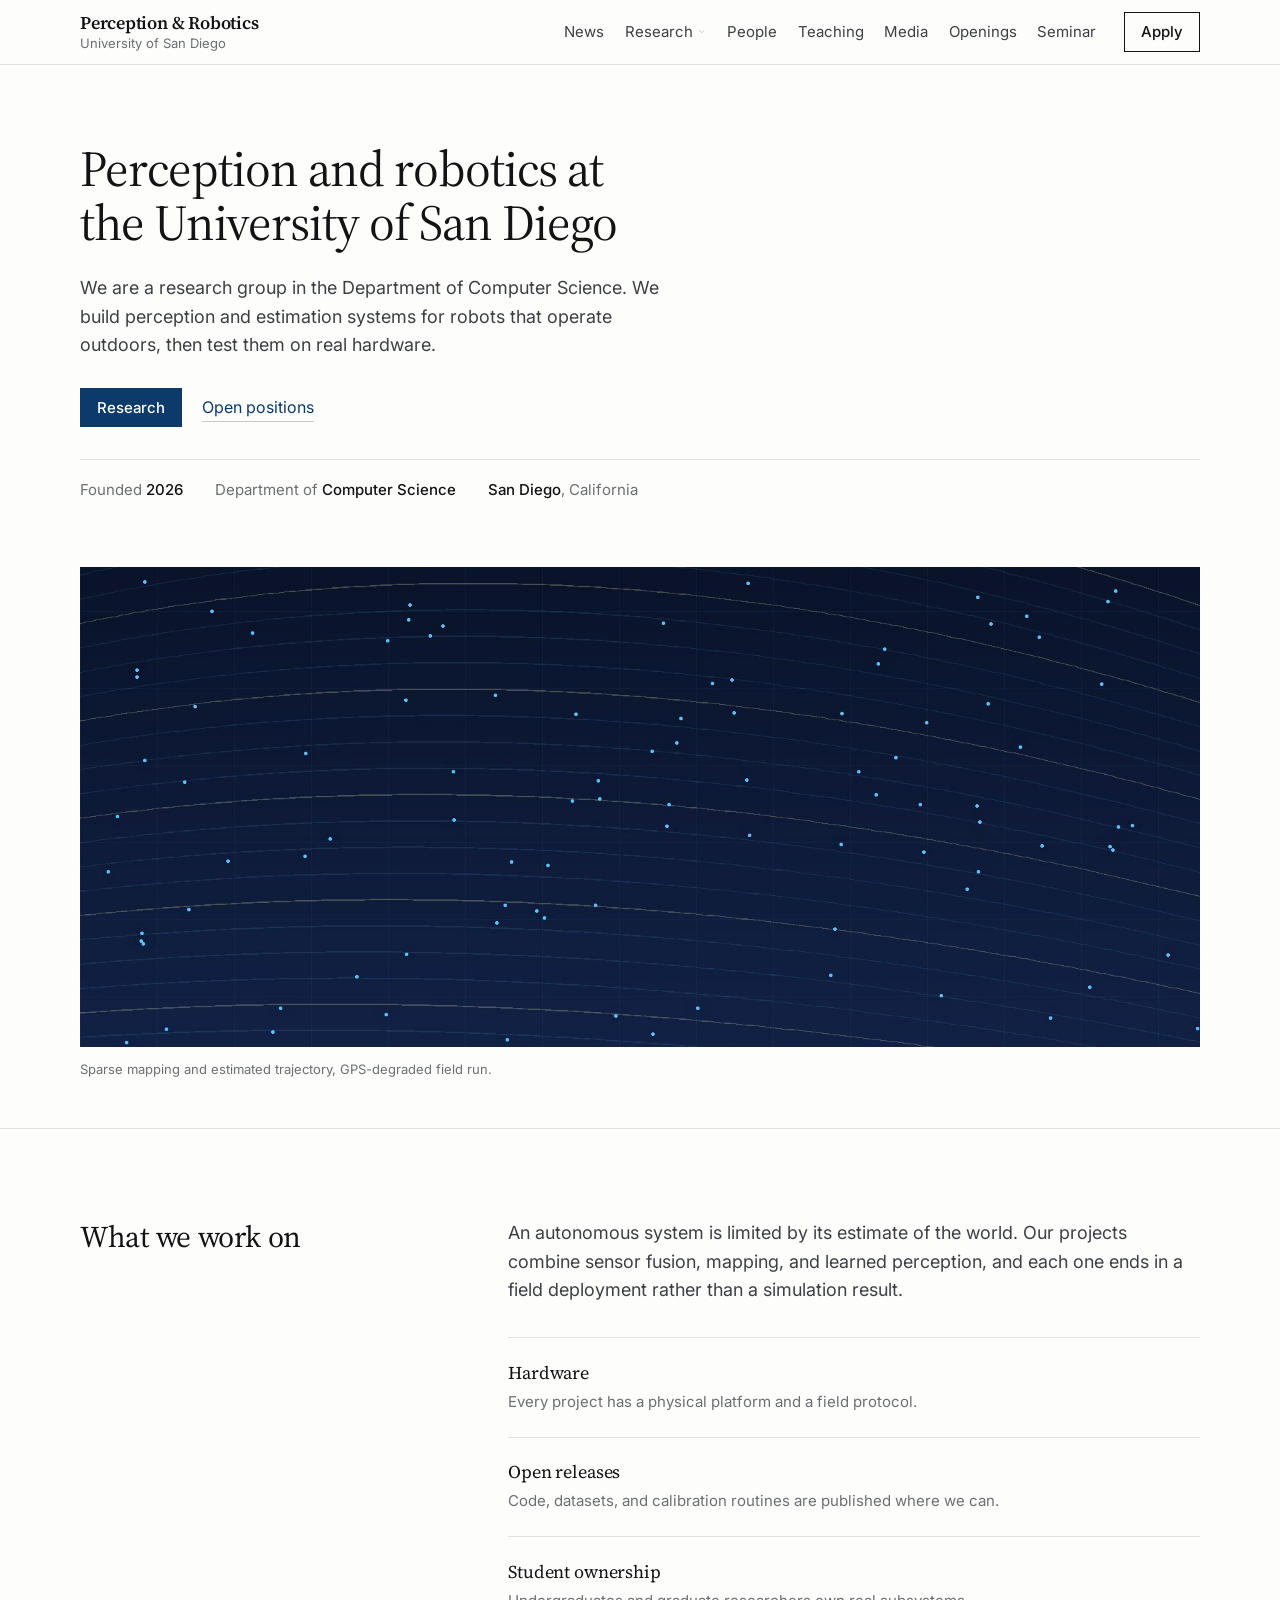
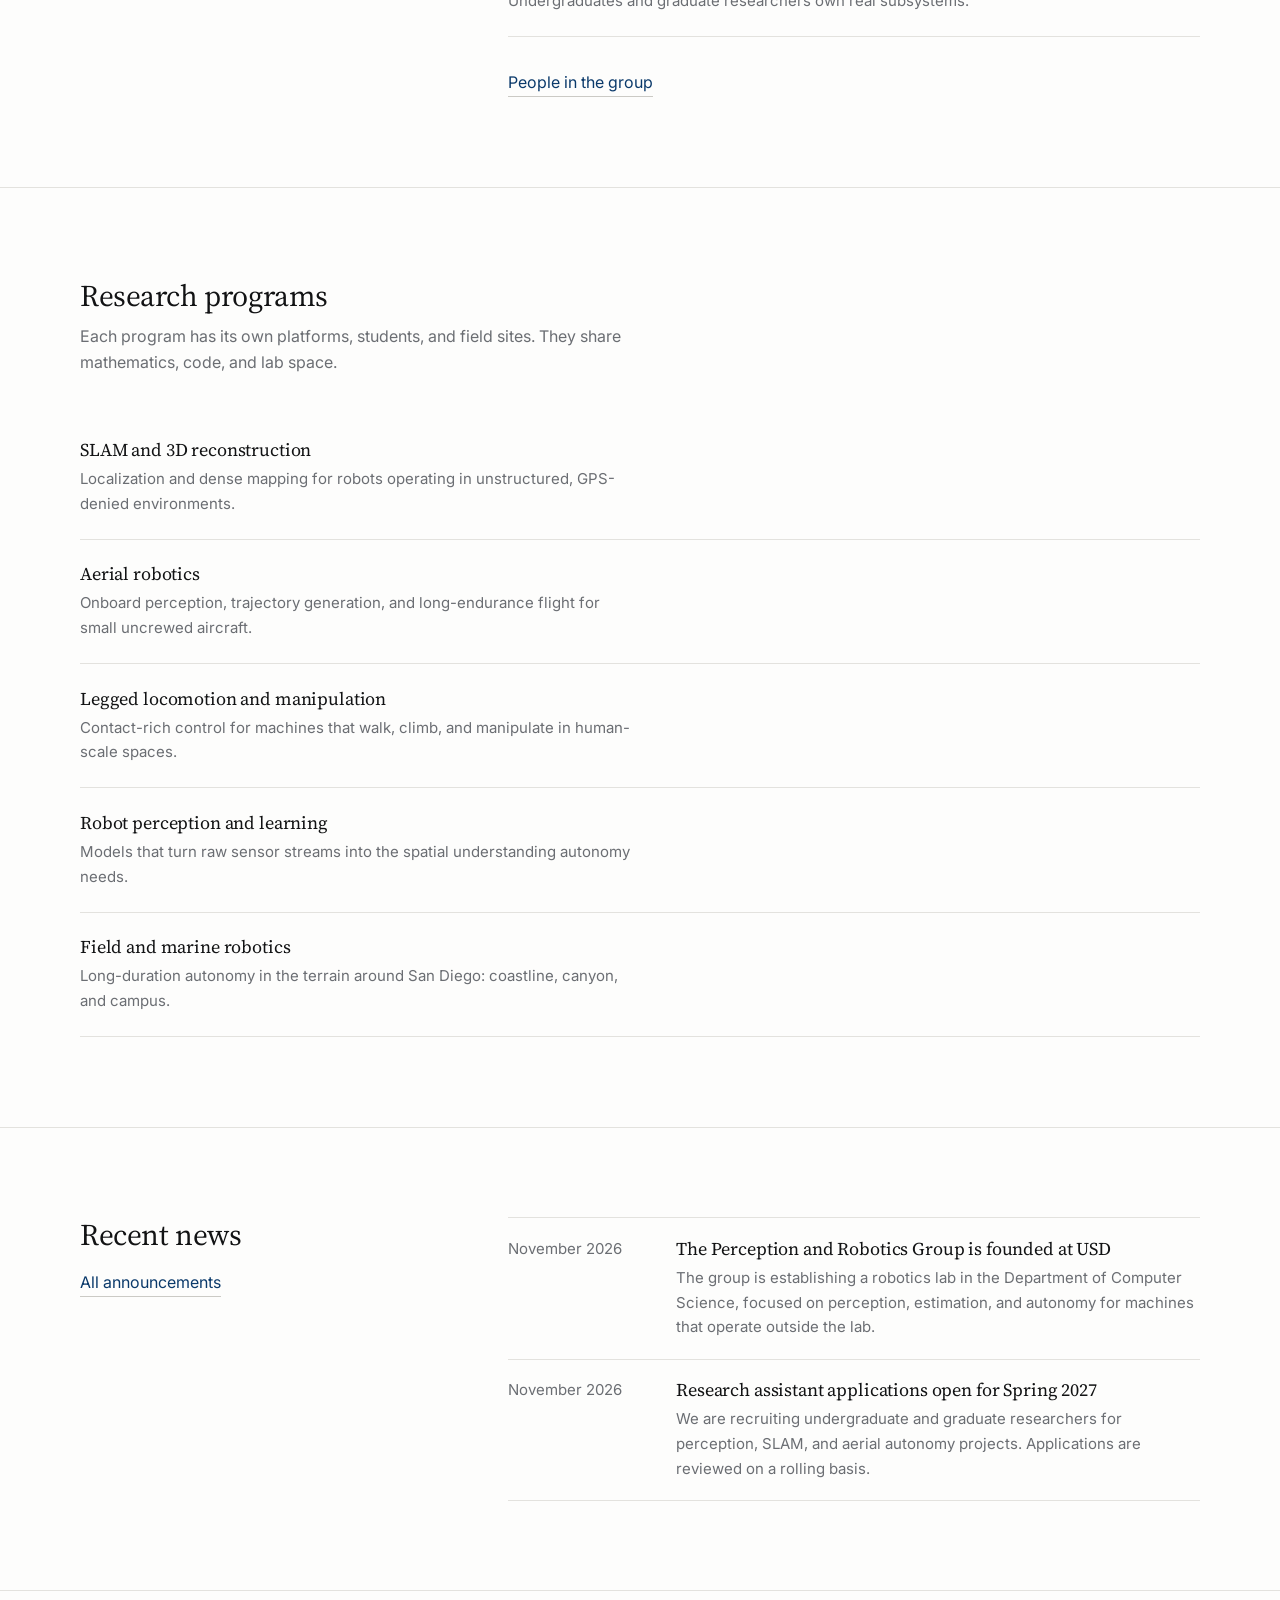
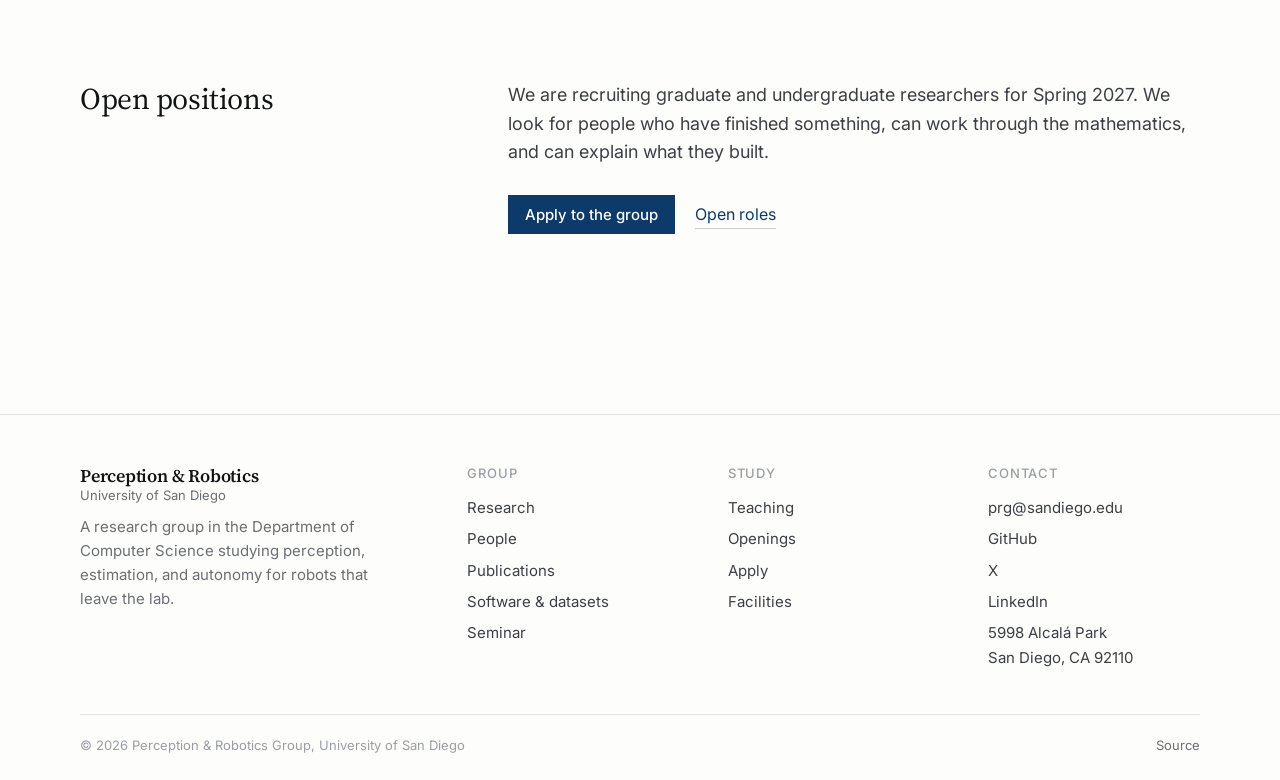
<file: index.html>
<!DOCTYPE html>
<html lang="en">
<head>
<meta charset="utf-8">
<meta name="viewport" content="width=device-width, initial-scale=1">
<title>Perception &amp; Robotics Group — University of San Diego</title>
<meta name="description" content="The Perception and Robotics Group at the University of San Diego studies robot perception, SLAM, aerial autonomy, legged locomotion, and field robotics.">
<meta name="theme-color" content="#fdfdfc">
<meta property="og:title" content="Perception &amp; Robotics Group — University of San Diego">
<meta property="og:description" content="The Perception and Robotics Group at the University of San Diego studies robot perception, SLAM, aerial autonomy, legged locomotion, and field robotics.">
<meta property="og:type" content="website">
<link rel="icon" type="image/png" href="assets/img/favicon-dark.png">
<link rel="preconnect" href="https://fonts.googleapis.com">
<link rel="preconnect" href="https://fonts.gstatic.com" crossorigin>
<link href="https://fonts.googleapis.com/css2?family=Inter:wght@400;500;600&family=Source+Serif+4:opsz,wght@8..60,400;8..60,600&display=swap" rel="stylesheet">
<link rel="stylesheet" href="assets/css/style.css">
</head>
<body>
<a class="skip-link" href="#main">Skip to content</a>

<header class="site-header">
  <div class="container">
    <nav class="nav-bar" aria-label="Primary">
      <a class="brand" href="index.html">
        <b>Perception &amp; Robotics</b>
        <span>University of San Diego</span>
      </a>
      <div class="nav">
        <div class="nav-links">
          <a href="news.html">News</a>
          <div class="nav-item">
            <button type="button" aria-expanded="false">Research
              <svg class="caret" viewBox="0 0 24 24" fill="none" stroke="currentColor" stroke-width="1.5" stroke-linecap="round" stroke-linejoin="round" aria-hidden="true"><path d="m6 9 6 6 6-6"/></svg>
            </button>
            <div class="dropdown">
              <a href="research.html">Current research</a>
              <a href="software.html">Software &amp; datasets</a>
              <a href="publications.html">Publications</a>
              <a href="facilities.html">Facilities</a>
            </div>
          </div>
          <a href="people.html">People</a>
          <a href="teaching.html">Teaching</a>
          <a href="media.html">Media</a>
          <a href="openings.html">Openings</a>
          <a href="seminar.html">Seminar</a>
        </div>
        <a class="btn nav-cta" href="apply.html">Apply</a>
        <button class="nav-toggle" type="button" aria-label="Toggle menu" aria-expanded="false"><span></span></button>
      </div>
    </nav>
  </div>
</header>

<main id="main">

  <section class="hero">
    <div class="container">
      <h1>Perception and robotics at the University of San Diego</h1>
      <p class="lede">
        We are a research group in the Department of Computer Science. We build perception and
        estimation systems for robots that operate outdoors, then test them on real hardware.
      </p>
      <div class="actions">
        <a class="btn btn--solid" href="research.html">Research</a>
        <a class="text-link" href="openings.html">Open positions</a>
      </div>
      <div class="meta-line">
        <span>Founded <b>2026</b></span>
        <span>Department of <b>Computer Science</b></span>
        <span><b>San Diego</b>, California</span>
      </div>
      <figure class="hero-figure">
        <img src="assets/img/hero-field.jpg" alt="Sparse map and estimated trajectory from a GPS-degraded run" width="1600" height="1000">
        <figcaption>Sparse mapping and estimated trajectory, GPS-degraded field run.</figcaption>
      </figure>
    </div>
  </section>

  <section class="block rule-top" id="about">
    <div class="container">
      <div class="split">
        <div>
          <h2>What we work on</h2>
        </div>
        <div>
          <p class="lede">
            An autonomous system is limited by its estimate of the world. Our projects combine
            sensor fusion, mapping, and learned perception, and each one ends in a field
            deployment rather than a simulation result.
          </p>
          <div class="rows stack-md">
            <div class="row">
              <div><h3 class="row-title">Hardware</h3><p>Every project has a physical platform and a field protocol.</p></div>
            </div>
            <div class="row">
              <div><h3 class="row-title">Open releases</h3><p>Code, datasets, and calibration routines are published where we can.</p></div>
            </div>
            <div class="row">
              <div><h3 class="row-title">Student ownership</h3><p>Undergraduates and graduate researchers own real subsystems.</p></div>
            </div>
          </div>
          <p class="stack-md"><a class="text-link" href="people.html">People in the group</a></p>
        </div>
      </div>
    </div>
  </section>

  <section class="block rule-top" id="research">
    <div class="container">
      <div class="section-head">
        <h2>Research programs</h2>
        <p>Each program has its own platforms, students, and field sites. They share mathematics, code, and lab space.</p>
      </div>
      <div id="research-list">
        <a class="row" href="research.html#slam"><div><h3 class="row-title">SLAM and 3D reconstruction</h3><p>Localization and dense mapping for robots operating in unstructured, GPS-denied environments.</p></div></a><a class="row" href="research.html#aerial"><div><h3 class="row-title">Aerial robotics</h3><p>Onboard perception, trajectory generation, and long-endurance flight for small uncrewed aircraft.</p></div></a><a class="row" href="research.html#legged"><div><h3 class="row-title">Legged locomotion and manipulation</h3><p>Contact-rich control for machines that walk, climb, and manipulate in human-scale spaces.</p></div></a><a class="row" href="research.html#perception"><div><h3 class="row-title">Robot perception and learning</h3><p>Models that turn raw sensor streams into the spatial understanding autonomy needs.</p></div></a><a class="row" href="research.html#field"><div><h3 class="row-title">Field and marine robotics</h3><p>Long-duration autonomy in the terrain around San Diego: coastline, canyon, and campus.</p></div></a>
      </div>
    </div>
  </section>

  <section class="block rule-top" id="news">
    <div class="container">
      <div class="split">
        <div>
          <h2>Recent news</h2>
          <p class="stack-sm"><a class="text-link" href="news.html">All announcements</a></p>
        </div>
        <div id="news-list">
          <article class="news-item"><p class="news-date">November 2026</p><div><h3>The Perception and Robotics Group is founded at USD</h3><p>The group is establishing a robotics lab in the Department of Computer Science, focused on perception, estimation, and autonomy for machines that operate outside the lab.</p></div></article><article class="news-item"><p class="news-date">November 2026</p><div><h3>Research assistant applications open for Spring 2027</h3><p>We are recruiting undergraduate and graduate researchers for perception, SLAM, and aerial autonomy projects. Applications are reviewed on a rolling basis.</p></div></article>
        </div>
      </div>
    </div>
  </section>

  <section class="block rule-top" id="join">
    <div class="container">
      <div class="split">
        <div>
          <h2>Open positions</h2>
        </div>
        <div>
          <p class="lede">
            We are recruiting graduate and undergraduate researchers for Spring 2027. We look
            for people who have finished something, can work through the mathematics, and can
            explain what they built.
          </p>
          <div class="actions">
            <a class="btn btn--solid" href="apply.html">Apply to the group</a>
            <a class="text-link" href="openings.html">Open roles</a>
          </div>
        </div>
      </div>
    </div>
  </section>

</main>

<footer class="site-footer">
  <div class="container">
    <div class="footer-grid">
      <div class="footer-brand">
        <a class="brand" href="index.html">
          <b>Perception &amp; Robotics</b>
          <span>University of San Diego</span>
        </a>
        <p>A research group in the Department of Computer Science studying perception, estimation, and autonomy for robots that leave the lab.</p>
      </div>
      <div class="footer-col">
        <h2>Group</h2>
        <a href="research.html">Research</a>
        <a href="people.html">People</a>
        <a href="publications.html">Publications</a>
        <a href="software.html">Software &amp; datasets</a>
        <a href="seminar.html">Seminar</a>
      </div>
      <div class="footer-col">
        <h2>Study</h2>
        <a href="teaching.html">Teaching</a>
        <a href="openings.html">Openings</a>
        <a href="apply.html">Apply</a>
        <a href="facilities.html">Facilities</a>
      </div>
      <div class="footer-col">
        <h2>Contact</h2>
        <a href="mailto:prg@sandiego.edu" data-email>prg@sandiego.edu</a>
        <a href="https://github.com/USD-PRG" target="_blank" rel="noopener">GitHub</a>
        <a href="https://x.com/USDprg" target="_blank" rel="noopener">X</a>
        <a href="https://www.linkedin.com/company/usd-prg" target="_blank" rel="noopener">LinkedIn</a>
        <address>5998 Alcalá Park<br>San Diego, CA 92110</address>
      </div>
    </div>
    <div class="footer-bottom">
      <span>&copy; <span id="year">2026</span> Perception &amp; Robotics Group, University of San Diego</span>
      <span><a href="https://github.com/USD-PRG/usd-prg.github.io" target="_blank" rel="noopener">Source</a></span>
    </div>
  </div>
</footer>

<script src="assets/js/data.js"></script>
<script src="assets/js/site.js"></script>
</body>
</html>
</file>
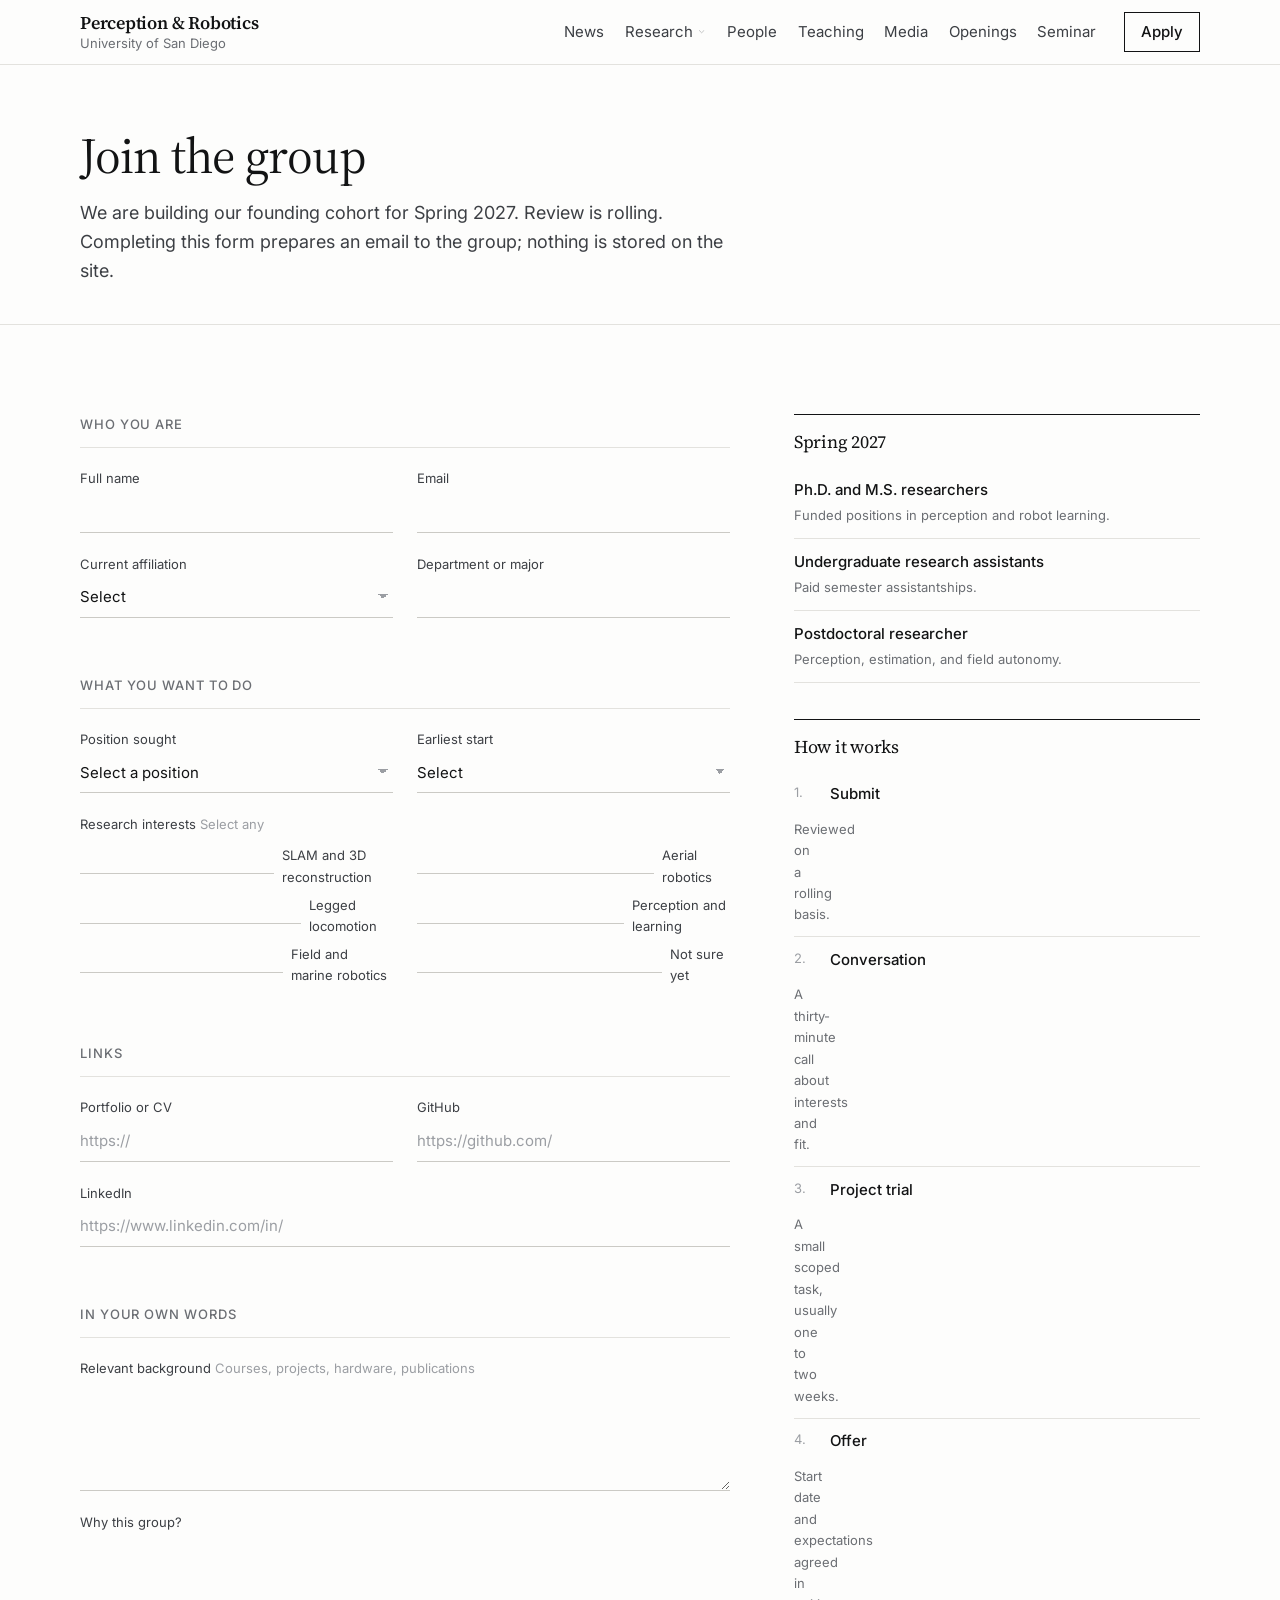
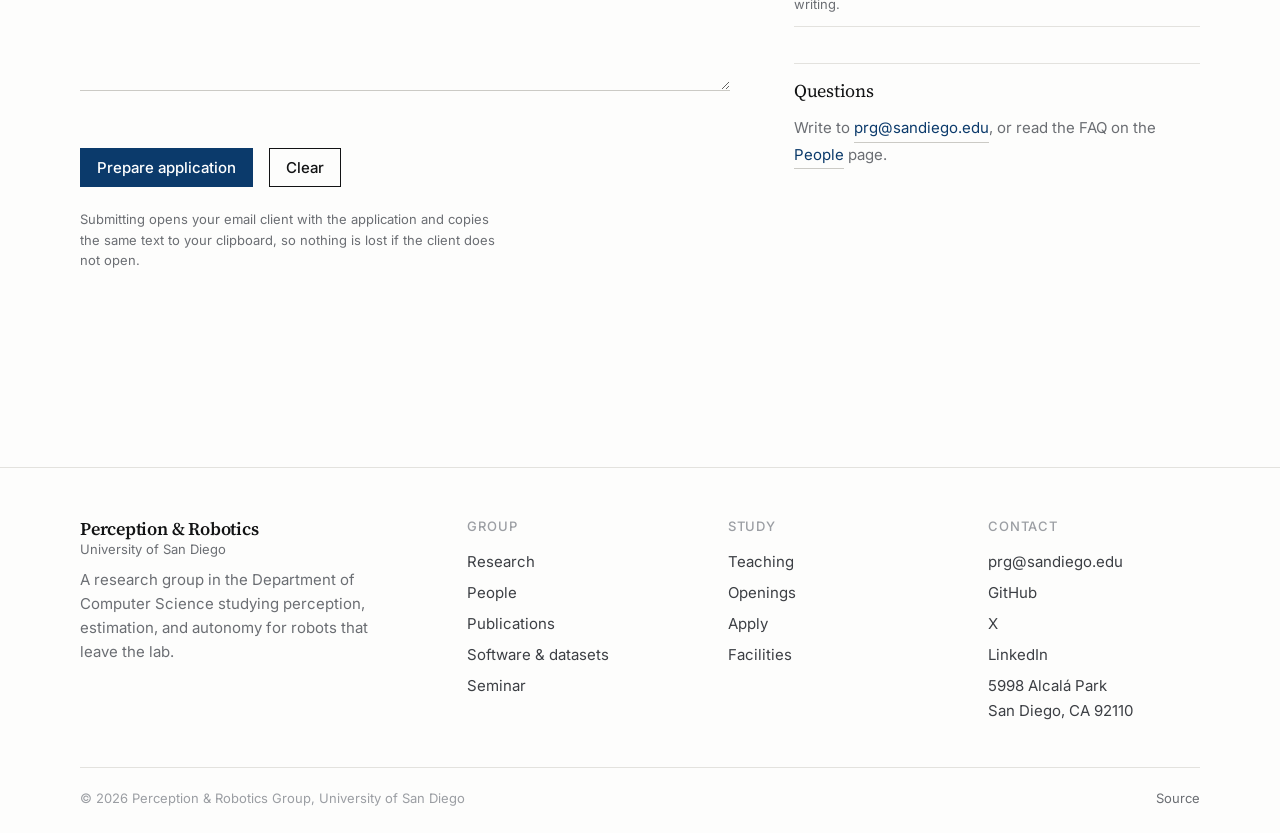
<file: apply.html>
<!DOCTYPE html>
<html lang="en">
<head>
<meta charset="utf-8">
<meta name="viewport" content="width=device-width, initial-scale=1">
<title>Apply — Perception &amp; Robotics Group, USD</title>
<meta name="description" content="Apply to join the Perception and Robotics Group at the University of San Diego.">
<meta name="theme-color" content="#fdfdfc">
<meta property="og:title" content="Apply — Perception &amp; Robotics Group, USD">
<meta property="og:description" content="Apply to join the Perception and Robotics Group at the University of San Diego.">
<meta property="og:type" content="website">
<link rel="icon" type="image/png" href="assets/img/favicon-dark.png">
<link rel="preconnect" href="https://fonts.googleapis.com">
<link rel="preconnect" href="https://fonts.gstatic.com" crossorigin>
<link href="https://fonts.googleapis.com/css2?family=Inter:wght@400;500;600&family=Source+Serif+4:opsz,wght@8..60,400;8..60,600&display=swap" rel="stylesheet">
<link rel="stylesheet" href="assets/css/style.css">
</head>
<body>
<a class="skip-link" href="#main">Skip to content</a>

<header class="site-header">
  <div class="container">
    <nav class="nav-bar" aria-label="Primary">
      <a class="brand" href="index.html">
        <b>Perception &amp; Robotics</b>
        <span>University of San Diego</span>
      </a>
      <div class="nav">
        <div class="nav-links">
          <a href="news.html">News</a>
          <div class="nav-item">
            <button type="button" aria-expanded="false">Research
              <svg class="caret" viewBox="0 0 24 24" fill="none" stroke="currentColor" stroke-width="1.5" stroke-linecap="round" stroke-linejoin="round" aria-hidden="true"><path d="m6 9 6 6 6-6"/></svg>
            </button>
            <div class="dropdown">
              <a href="research.html">Current research</a>
              <a href="software.html">Software &amp; datasets</a>
              <a href="publications.html">Publications</a>
              <a href="facilities.html">Facilities</a>
            </div>
          </div>
          <a href="people.html">People</a>
          <a href="teaching.html">Teaching</a>
          <a href="media.html">Media</a>
          <a href="openings.html">Openings</a>
          <a href="seminar.html">Seminar</a>
        </div>
        <a class="btn nav-cta" href="apply.html">Apply</a>
        <button class="nav-toggle" type="button" aria-label="Toggle menu" aria-expanded="false"><span></span></button>
      </div>
    </nav>
  </div>
</header>

<main id="main">

  <section class="page-header">
    <div class="container">
      <h1>Join the group</h1>
      <p class="lede">
        We are building our founding cohort for Spring 2027. Review is rolling. Completing this
        form prepares an email to the group; nothing is stored on the site.
      </p>
    </div>
  </section>

  <section class="block">
    <div class="container">
      <div class="apply-grid">
        <form id="apply-form" novalidate>
          <fieldset>
            <legend>Who you are</legend>
            <div class="field-row">
              <div class="field">
                <label for="name">Full name</label>
                <input id="name" name="name" type="text" autocomplete="name" required>
              </div>
              <div class="field">
                <label for="email">Email</label>
                <input id="email" name="email" type="email" autocomplete="email" required>
              </div>
            </div>
            <div class="field-row">
              <div class="field">
                <label for="affiliation">Current affiliation</label>
                <select id="affiliation" name="affiliation">
                  <option value="">Select</option>
                  <option>USD undergraduate</option>
                  <option>USD graduate student</option>
                  <option>Student at another university</option>
                  <option>Industry or other</option>
                </select>
              </div>
              <div class="field">
                <label for="department">Department or major</label>
                <input id="department" name="department" type="text">
              </div>
            </div>
          </fieldset>

          <fieldset>
            <legend>What you want to do</legend>
            <div class="field-row">
              <div class="field">
                <label for="position">Position sought</label>
                <select id="position" name="position" required>
                  <option value="">Select a position</option>
                  <option>Ph.D. Researcher</option>
                  <option>M.S. Researcher</option>
                  <option>Undergraduate Research Assistant</option>
                  <option>Visiting Student or Intern</option>
                  <option>Postdoctoral Researcher</option>
                  <option>Collaboration or Industry partnership</option>
                </select>
              </div>
              <div class="field">
                <label for="start">Earliest start</label>
                <select id="start" name="start">
                  <option value="">Select</option>
                  <option>Spring 2027</option>
                  <option>Summer 2027</option>
                  <option>Fall 2027</option>
                  <option>Later or flexible</option>
                </select>
              </div>
            </div>
            <div class="field">
              <label>Research interests <span class="hint">Select any</span></label>
              <div class="check-grid">
                <label class="check"><input type="checkbox" name="interest" value="SLAM &amp; 3D Reconstruction"><span>SLAM and 3D reconstruction</span></label>
                <label class="check"><input type="checkbox" name="interest" value="Aerial Robotics"><span>Aerial robotics</span></label>
                <label class="check"><input type="checkbox" name="interest" value="Legged Locomotion &amp; Manipulation"><span>Legged locomotion</span></label>
                <label class="check"><input type="checkbox" name="interest" value="Robot Perception &amp; Learning"><span>Perception and learning</span></label>
                <label class="check"><input type="checkbox" name="interest" value="Field &amp; Marine Robotics"><span>Field and marine robotics</span></label>
                <label class="check"><input type="checkbox" name="interest" value="Not sure yet"><span>Not sure yet</span></label>
              </div>
            </div>
          </fieldset>

          <fieldset>
            <legend>Links</legend>
            <div class="field-row">
              <div class="field">
                <label for="portfolio">Portfolio or CV</label>
                <input id="portfolio" name="portfolio" type="url" placeholder="https://">
              </div>
              <div class="field">
                <label for="github">GitHub</label>
                <input id="github" name="github" type="url" placeholder="https://github.com/">
              </div>
            </div>
            <div class="field">
              <label for="linkedin">LinkedIn</label>
              <input id="linkedin" name="linkedin" type="url" placeholder="https://www.linkedin.com/in/">
            </div>
          </fieldset>

          <fieldset>
            <legend>In your own words</legend>
            <div class="field">
              <label for="background">Relevant background <span class="hint">Courses, projects, hardware, publications</span></label>
              <textarea id="background" name="background" rows="4"></textarea>
            </div>
            <div class="field">
              <label for="statement">Why this group?</label>
              <textarea id="statement" name="statement" rows="6" required></textarea>
            </div>
          </fieldset>

          <div class="form-actions">
            <button class="btn btn--solid" type="submit">Prepare application</button>
            <button class="btn" type="reset">Clear</button>
          </div>
          <p class="form-note">
            Submitting opens your email client with the application and copies the same text to
            your clipboard, so nothing is lost if the client does not open.
          </p>
          <p class="status" id="apply-status" role="status" aria-live="polite"></p>
          <div class="preview-panel" id="apply-preview" hidden>
            <pre id="apply-preview-body"></pre>
          </div>
        </form>

        <aside>
          <div class="side-card">
            <h2>Spring 2027</h2>
            <ul class="role-list">
              <li><strong>Ph.D. and M.S. researchers</strong><span>Funded positions in perception and robot learning.</span></li>
              <li><strong>Undergraduate research assistants</strong><span>Paid semester assistantships.</span></li>
              <li><strong>Postdoctoral researcher</strong><span>Perception, estimation, and field autonomy.</span></li>
            </ul>
          </div>
          <div class="side-card">
            <h2>How it works</h2>
            <ol class="timeline">
              <li><b>Submit</b><span>Reviewed on a rolling basis.</span></li>
              <li><b>Conversation</b><span>A thirty-minute call about interests and fit.</span></li>
              <li><b>Project trial</b><span>A small scoped task, usually one to two weeks.</span></li>
              <li><b>Offer</b><span>Start date and expectations agreed in writing.</span></li>
            </ol>
          </div>
          <div class="side-card side-card--quiet">
            <h2>Questions</h2>
            <p>Write to <a class="text-link" href="mailto:prg@sandiego.edu" data-email>prg@sandiego.edu</a>, or read the FAQ on the <a class="text-link" href="people.html">People</a> page.</p>
          </div>
        </aside>
      </div>
    </div>
  </section>

</main>

<footer class="site-footer">
  <div class="container">
    <div class="footer-grid">
      <div class="footer-brand">
        <a class="brand" href="index.html">
          <b>Perception &amp; Robotics</b>
          <span>University of San Diego</span>
        </a>
        <p>A research group in the Department of Computer Science studying perception, estimation, and autonomy for robots that leave the lab.</p>
      </div>
      <div class="footer-col">
        <h2>Group</h2>
        <a href="research.html">Research</a>
        <a href="people.html">People</a>
        <a href="publications.html">Publications</a>
        <a href="software.html">Software &amp; datasets</a>
        <a href="seminar.html">Seminar</a>
      </div>
      <div class="footer-col">
        <h2>Study</h2>
        <a href="teaching.html">Teaching</a>
        <a href="openings.html">Openings</a>
        <a href="apply.html">Apply</a>
        <a href="facilities.html">Facilities</a>
      </div>
      <div class="footer-col">
        <h2>Contact</h2>
        <a href="mailto:prg@sandiego.edu" data-email>prg@sandiego.edu</a>
        <a href="https://github.com/USD-PRG" target="_blank" rel="noopener">GitHub</a>
        <a href="https://x.com/USDprg" target="_blank" rel="noopener">X</a>
        <a href="https://www.linkedin.com/company/usd-prg" target="_blank" rel="noopener">LinkedIn</a>
        <address>5998 Alcalá Park<br>San Diego, CA 92110</address>
      </div>
    </div>
    <div class="footer-bottom">
      <span>&copy; <span id="year">2026</span> Perception &amp; Robotics Group, University of San Diego</span>
      <span><a href="https://github.com/USD-PRG/usd-prg.github.io" target="_blank" rel="noopener">Source</a></span>
    </div>
  </div>
</footer>

<script src="assets/js/data.js"></script>
<script src="assets/js/site.js"></script>
</body>
</html>
</file>
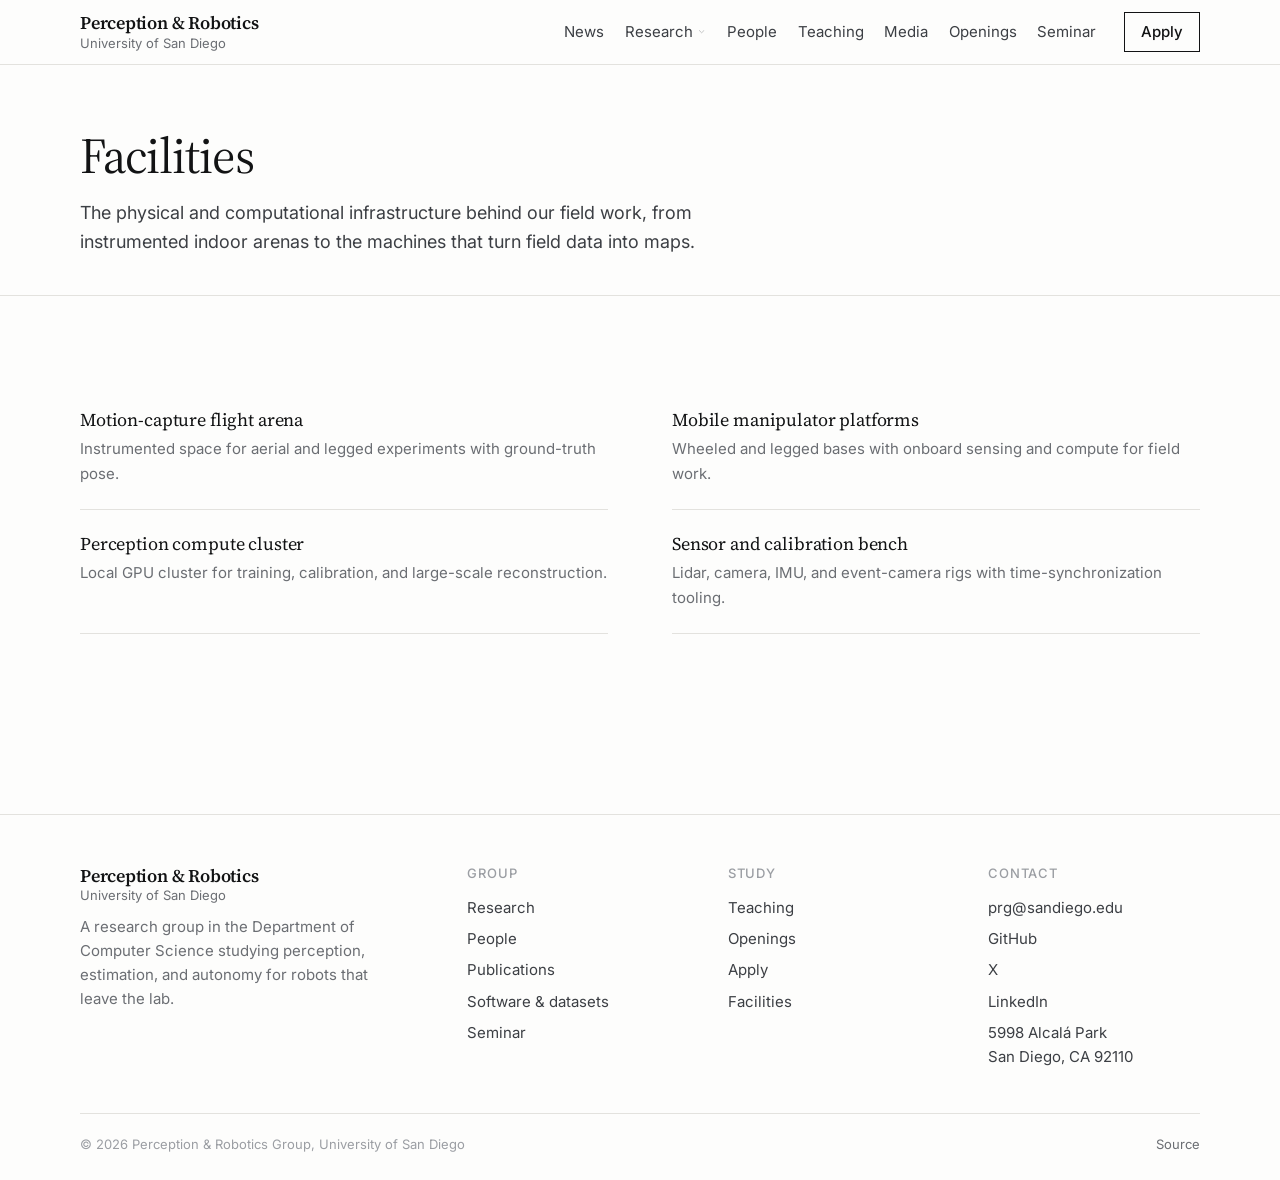
<file: facilities.html>
<!DOCTYPE html>
<html lang="en">
<head>
<meta charset="utf-8">
<meta name="viewport" content="width=device-width, initial-scale=1">
<title>Facilities — Perception &amp; Robotics Group, USD</title>
<meta name="description" content="Laboratory and computing facilities of the USD Perception and Robotics Group.">
<meta name="theme-color" content="#fdfdfc">
<meta property="og:title" content="Facilities — Perception &amp; Robotics Group, USD">
<meta property="og:description" content="Laboratory and computing facilities of the USD Perception and Robotics Group.">
<meta property="og:type" content="website">
<link rel="icon" type="image/png" href="assets/img/favicon-dark.png">
<link rel="preconnect" href="https://fonts.googleapis.com">
<link rel="preconnect" href="https://fonts.gstatic.com" crossorigin>
<link href="https://fonts.googleapis.com/css2?family=Inter:wght@400;500;600&family=Source+Serif+4:opsz,wght@8..60,400;8..60,600&display=swap" rel="stylesheet">
<link rel="stylesheet" href="assets/css/style.css">
</head>
<body>
<a class="skip-link" href="#main">Skip to content</a>

<header class="site-header">
  <div class="container">
    <nav class="nav-bar" aria-label="Primary">
      <a class="brand" href="index.html">
        <b>Perception &amp; Robotics</b>
        <span>University of San Diego</span>
      </a>
      <div class="nav">
        <div class="nav-links">
          <a href="news.html">News</a>
          <div class="nav-item">
            <button type="button" aria-expanded="false">Research
              <svg class="caret" viewBox="0 0 24 24" fill="none" stroke="currentColor" stroke-width="1.5" stroke-linecap="round" stroke-linejoin="round" aria-hidden="true"><path d="m6 9 6 6 6-6"/></svg>
            </button>
            <div class="dropdown">
              <a href="research.html">Current research</a>
              <a href="software.html">Software &amp; datasets</a>
              <a href="publications.html">Publications</a>
              <a href="facilities.html">Facilities</a>
            </div>
          </div>
          <a href="people.html">People</a>
          <a href="teaching.html">Teaching</a>
          <a href="media.html">Media</a>
          <a href="openings.html">Openings</a>
          <a href="seminar.html">Seminar</a>
        </div>
        <a class="btn nav-cta" href="apply.html">Apply</a>
        <button class="nav-toggle" type="button" aria-label="Toggle menu" aria-expanded="false"><span></span></button>
      </div>
    </nav>
  </div>
</header>

<main id="main">

  <section class="page-header">
    <div class="container">
      <h1>Facilities</h1>
      <p class="lede">
        The physical and computational infrastructure behind our field work, from instrumented
        indoor arenas to the machines that turn field data into maps.
      </p>
    </div>
  </section>

  <section class="block">
    <div class="container">
      <div class="cols" id="facilities-list">
        <article class="row"><div><h3 class="row-title">Motion-capture flight arena</h3><p>Instrumented space for aerial and legged experiments with ground-truth pose.</p></div></article><article class="row"><div><h3 class="row-title">Mobile manipulator platforms</h3><p>Wheeled and legged bases with onboard sensing and compute for field work.</p></div></article><article class="row"><div><h3 class="row-title">Perception compute cluster</h3><p>Local GPU cluster for training, calibration, and large-scale reconstruction.</p></div></article><article class="row"><div><h3 class="row-title">Sensor and calibration bench</h3><p>Lidar, camera, IMU, and event-camera rigs with time-synchronization tooling.</p></div></article>
      </div>
    </div>
  </section>

</main>

<footer class="site-footer">
  <div class="container">
    <div class="footer-grid">
      <div class="footer-brand">
        <a class="brand" href="index.html">
          <b>Perception &amp; Robotics</b>
          <span>University of San Diego</span>
        </a>
        <p>A research group in the Department of Computer Science studying perception, estimation, and autonomy for robots that leave the lab.</p>
      </div>
      <div class="footer-col">
        <h2>Group</h2>
        <a href="research.html">Research</a>
        <a href="people.html">People</a>
        <a href="publications.html">Publications</a>
        <a href="software.html">Software &amp; datasets</a>
        <a href="seminar.html">Seminar</a>
      </div>
      <div class="footer-col">
        <h2>Study</h2>
        <a href="teaching.html">Teaching</a>
        <a href="openings.html">Openings</a>
        <a href="apply.html">Apply</a>
        <a href="facilities.html">Facilities</a>
      </div>
      <div class="footer-col">
        <h2>Contact</h2>
        <a href="mailto:prg@sandiego.edu" data-email>prg@sandiego.edu</a>
        <a href="https://github.com/USD-PRG" target="_blank" rel="noopener">GitHub</a>
        <a href="https://x.com/USDprg" target="_blank" rel="noopener">X</a>
        <a href="https://www.linkedin.com/company/usd-prg" target="_blank" rel="noopener">LinkedIn</a>
        <address>5998 Alcalá Park<br>San Diego, CA 92110</address>
      </div>
    </div>
    <div class="footer-bottom">
      <span>&copy; <span id="year">2026</span> Perception &amp; Robotics Group, University of San Diego</span>
      <span><a href="https://github.com/USD-PRG/usd-prg.github.io" target="_blank" rel="noopener">Source</a></span>
    </div>
  </div>
</footer>

<script src="assets/js/data.js"></script>
<script src="assets/js/site.js"></script>
</body>
</html>
</file>
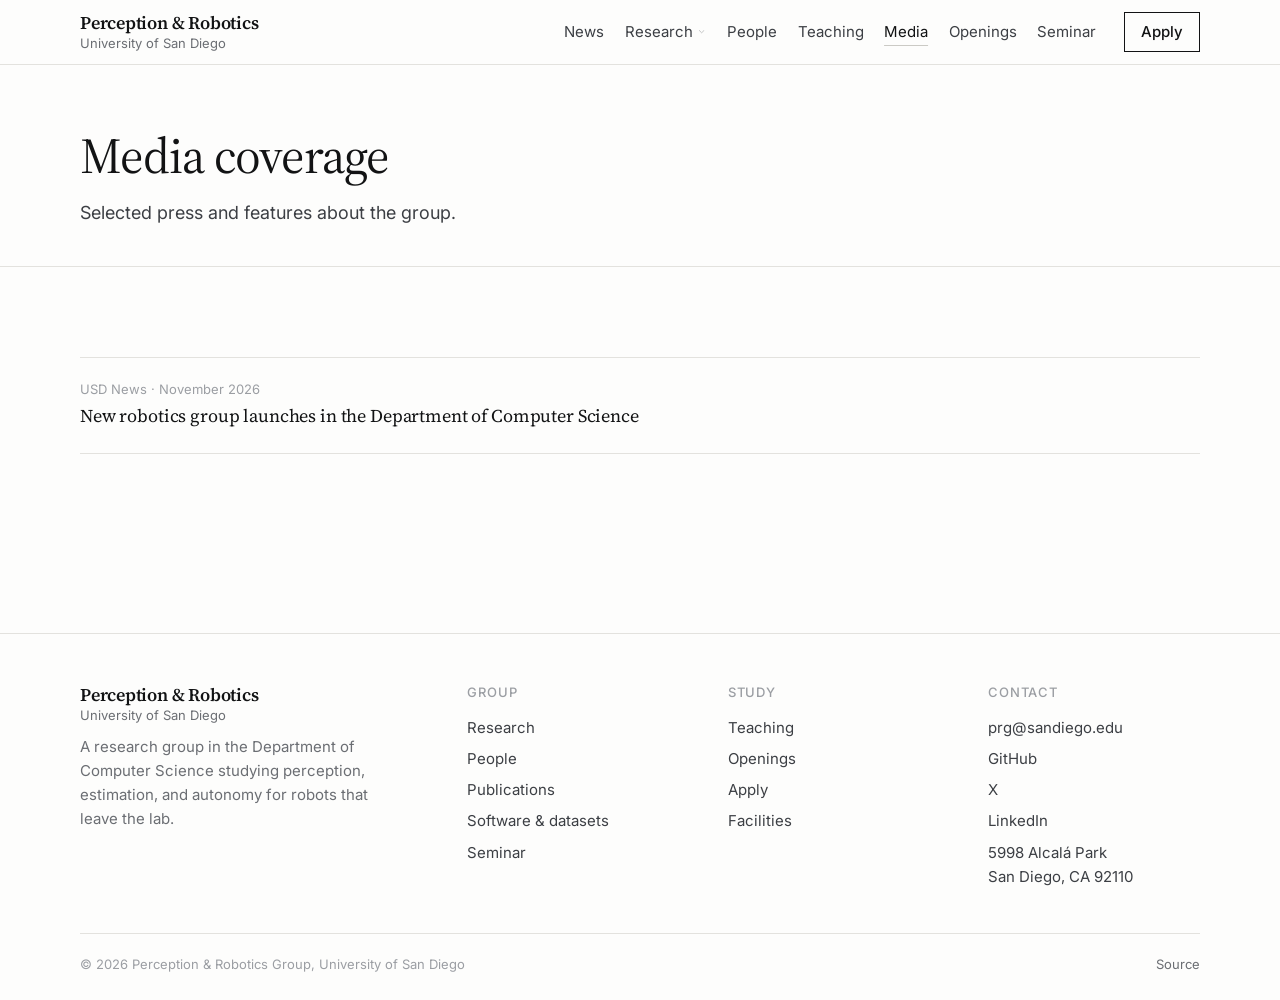
<file: media.html>
<!DOCTYPE html>
<html lang="en">
<head>
<meta charset="utf-8">
<meta name="viewport" content="width=device-width, initial-scale=1">
<title>Media — Perception &amp; Robotics Group, USD</title>
<meta name="description" content="Press coverage of the USD Perception and Robotics Group.">
<meta name="theme-color" content="#fdfdfc">
<meta property="og:title" content="Media — Perception &amp; Robotics Group, USD">
<meta property="og:description" content="Press coverage of the USD Perception and Robotics Group.">
<meta property="og:type" content="website">
<link rel="icon" type="image/png" href="assets/img/favicon-dark.png">
<link rel="preconnect" href="https://fonts.googleapis.com">
<link rel="preconnect" href="https://fonts.gstatic.com" crossorigin>
<link href="https://fonts.googleapis.com/css2?family=Inter:wght@400;500;600&family=Source+Serif+4:opsz,wght@8..60,400;8..60,600&display=swap" rel="stylesheet">
<link rel="stylesheet" href="assets/css/style.css">
</head>
<body>
<a class="skip-link" href="#main">Skip to content</a>

<header class="site-header">
  <div class="container">
    <nav class="nav-bar" aria-label="Primary">
      <a class="brand" href="index.html">
        <b>Perception &amp; Robotics</b>
        <span>University of San Diego</span>
      </a>
      <div class="nav">
        <div class="nav-links">
          <a href="news.html">News</a>
          <div class="nav-item">
            <button type="button" aria-expanded="false">Research
              <svg class="caret" viewBox="0 0 24 24" fill="none" stroke="currentColor" stroke-width="1.5" stroke-linecap="round" stroke-linejoin="round" aria-hidden="true"><path d="m6 9 6 6 6-6"/></svg>
            </button>
            <div class="dropdown">
              <a href="research.html">Current research</a>
              <a href="software.html">Software &amp; datasets</a>
              <a href="publications.html">Publications</a>
              <a href="facilities.html">Facilities</a>
            </div>
          </div>
          <a href="people.html">People</a>
          <a href="teaching.html">Teaching</a>
          <a href="media.html">Media</a>
          <a href="openings.html">Openings</a>
          <a href="seminar.html">Seminar</a>
        </div>
        <a class="btn nav-cta" href="apply.html">Apply</a>
        <button class="nav-toggle" type="button" aria-label="Toggle menu" aria-expanded="false"><span></span></button>
      </div>
    </nav>
  </div>
</header>

<main id="main">

  <section class="page-header">
    <div class="container">
      <h1>Media coverage</h1>
      <p class="lede">Selected press and features about the group.</p>
    </div>
  </section>

  <section class="block">
    <div class="container">
      <div id="media-list">
        <article class="entry"><p class="kind">USD News · November 2026</p><h3>New robotics group launches in the Department of Computer Science</h3></article>
      </div>
    </div>
  </section>

</main>

<footer class="site-footer">
  <div class="container">
    <div class="footer-grid">
      <div class="footer-brand">
        <a class="brand" href="index.html">
          <b>Perception &amp; Robotics</b>
          <span>University of San Diego</span>
        </a>
        <p>A research group in the Department of Computer Science studying perception, estimation, and autonomy for robots that leave the lab.</p>
      </div>
      <div class="footer-col">
        <h2>Group</h2>
        <a href="research.html">Research</a>
        <a href="people.html">People</a>
        <a href="publications.html">Publications</a>
        <a href="software.html">Software &amp; datasets</a>
        <a href="seminar.html">Seminar</a>
      </div>
      <div class="footer-col">
        <h2>Study</h2>
        <a href="teaching.html">Teaching</a>
        <a href="openings.html">Openings</a>
        <a href="apply.html">Apply</a>
        <a href="facilities.html">Facilities</a>
      </div>
      <div class="footer-col">
        <h2>Contact</h2>
        <a href="mailto:prg@sandiego.edu" data-email>prg@sandiego.edu</a>
        <a href="https://github.com/USD-PRG" target="_blank" rel="noopener">GitHub</a>
        <a href="https://x.com/USDprg" target="_blank" rel="noopener">X</a>
        <a href="https://www.linkedin.com/company/usd-prg" target="_blank" rel="noopener">LinkedIn</a>
        <address>5998 Alcalá Park<br>San Diego, CA 92110</address>
      </div>
    </div>
    <div class="footer-bottom">
      <span>&copy; <span id="year">2026</span> Perception &amp; Robotics Group, University of San Diego</span>
      <span><a href="https://github.com/USD-PRG/usd-prg.github.io" target="_blank" rel="noopener">Source</a></span>
    </div>
  </div>
</footer>

<script src="assets/js/data.js"></script>
<script src="assets/js/site.js"></script>
</body>
</html>
</file>
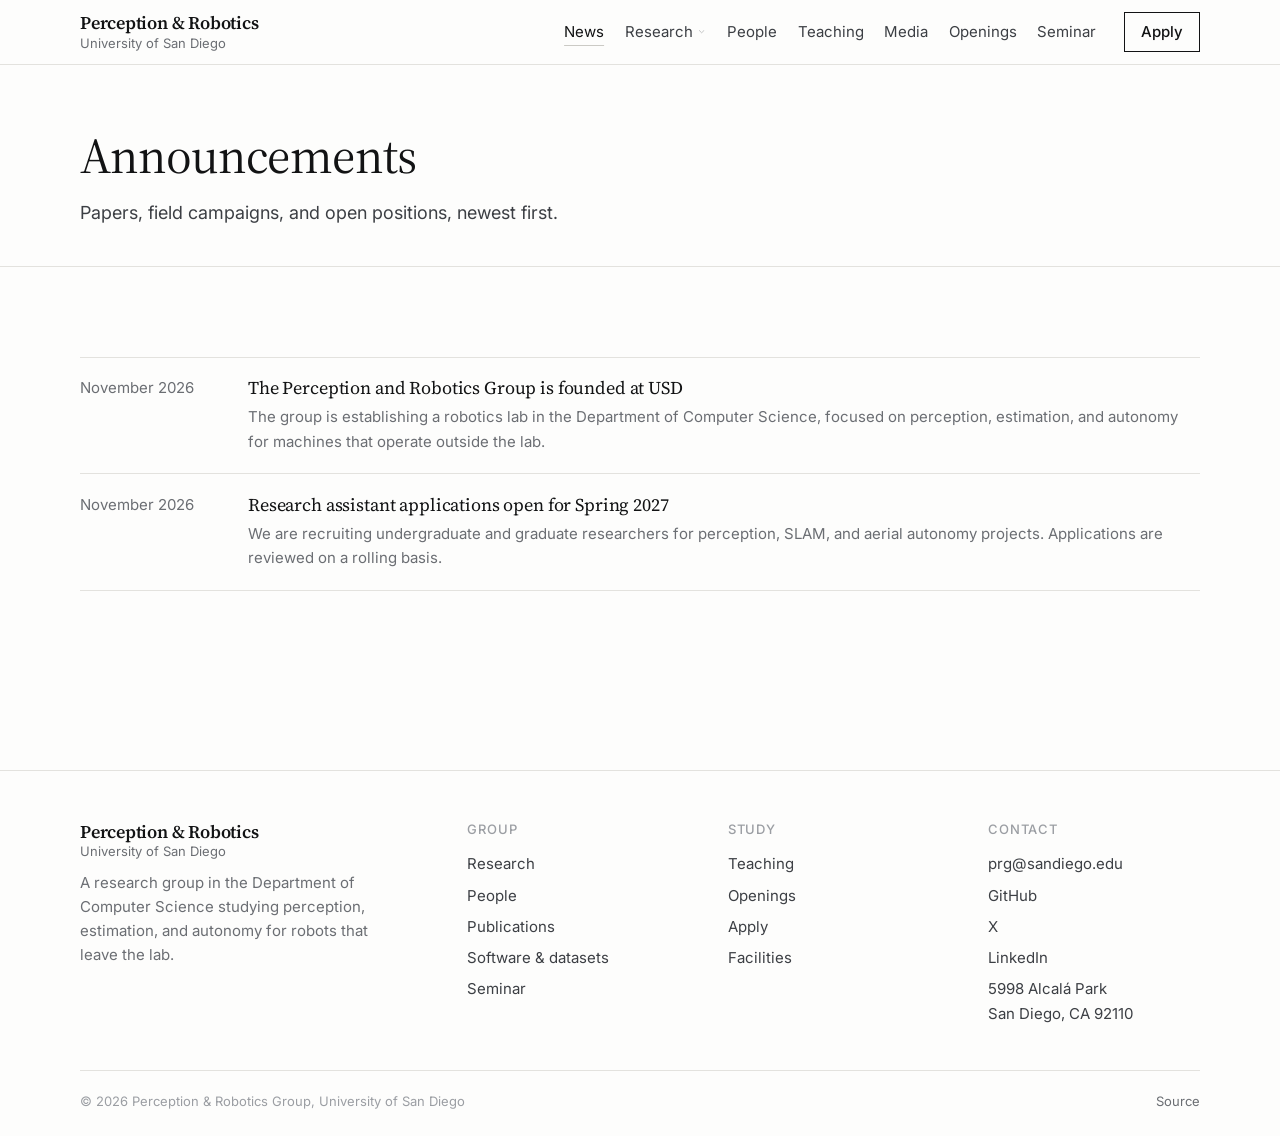
<file: news.html>
<!DOCTYPE html>
<html lang="en">
<head>
<meta charset="utf-8">
<meta name="viewport" content="width=device-width, initial-scale=1">
<title>News — Perception &amp; Robotics Group, USD</title>
<meta name="description" content="Announcements, papers, field campaigns, and open positions from the USD Perception and Robotics Group.">
<meta name="theme-color" content="#fdfdfc">
<meta property="og:title" content="News — Perception &amp; Robotics Group, USD">
<meta property="og:description" content="Announcements, papers, field campaigns, and open positions from the USD Perception and Robotics Group.">
<meta property="og:type" content="website">
<link rel="icon" type="image/png" href="assets/img/favicon-dark.png">
<link rel="preconnect" href="https://fonts.googleapis.com">
<link rel="preconnect" href="https://fonts.gstatic.com" crossorigin>
<link href="https://fonts.googleapis.com/css2?family=Inter:wght@400;500;600&family=Source+Serif+4:opsz,wght@8..60,400;8..60,600&display=swap" rel="stylesheet">
<link rel="stylesheet" href="assets/css/style.css">
</head>
<body>
<a class="skip-link" href="#main">Skip to content</a>

<header class="site-header">
  <div class="container">
    <nav class="nav-bar" aria-label="Primary">
      <a class="brand" href="index.html">
        <b>Perception &amp; Robotics</b>
        <span>University of San Diego</span>
      </a>
      <div class="nav">
        <div class="nav-links">
          <a href="news.html">News</a>
          <div class="nav-item">
            <button type="button" aria-expanded="false">Research
              <svg class="caret" viewBox="0 0 24 24" fill="none" stroke="currentColor" stroke-width="1.5" stroke-linecap="round" stroke-linejoin="round" aria-hidden="true"><path d="m6 9 6 6 6-6"/></svg>
            </button>
            <div class="dropdown">
              <a href="research.html">Current research</a>
              <a href="software.html">Software &amp; datasets</a>
              <a href="publications.html">Publications</a>
              <a href="facilities.html">Facilities</a>
            </div>
          </div>
          <a href="people.html">People</a>
          <a href="teaching.html">Teaching</a>
          <a href="media.html">Media</a>
          <a href="openings.html">Openings</a>
          <a href="seminar.html">Seminar</a>
        </div>
        <a class="btn nav-cta" href="apply.html">Apply</a>
        <button class="nav-toggle" type="button" aria-label="Toggle menu" aria-expanded="false"><span></span></button>
      </div>
    </nav>
  </div>
</header>

<main id="main">

  <section class="page-header">
    <div class="container">
      <h1>Announcements</h1>
      <p class="lede">Papers, field campaigns, and open positions, newest first.</p>
    </div>
  </section>

  <section class="block">
    <div class="container">
      <div id="news-list">
        <article class="news-item"><p class="news-date">November 2026</p><div><h3>The Perception and Robotics Group is founded at USD</h3><p>The group is establishing a robotics lab in the Department of Computer Science, focused on perception, estimation, and autonomy for machines that operate outside the lab.</p></div></article><article class="news-item"><p class="news-date">November 2026</p><div><h3>Research assistant applications open for Spring 2027</h3><p>We are recruiting undergraduate and graduate researchers for perception, SLAM, and aerial autonomy projects. Applications are reviewed on a rolling basis.</p></div></article>
      </div>
    </div>
  </section>

</main>

<footer class="site-footer">
  <div class="container">
    <div class="footer-grid">
      <div class="footer-brand">
        <a class="brand" href="index.html">
          <b>Perception &amp; Robotics</b>
          <span>University of San Diego</span>
        </a>
        <p>A research group in the Department of Computer Science studying perception, estimation, and autonomy for robots that leave the lab.</p>
      </div>
      <div class="footer-col">
        <h2>Group</h2>
        <a href="research.html">Research</a>
        <a href="people.html">People</a>
        <a href="publications.html">Publications</a>
        <a href="software.html">Software &amp; datasets</a>
        <a href="seminar.html">Seminar</a>
      </div>
      <div class="footer-col">
        <h2>Study</h2>
        <a href="teaching.html">Teaching</a>
        <a href="openings.html">Openings</a>
        <a href="apply.html">Apply</a>
        <a href="facilities.html">Facilities</a>
      </div>
      <div class="footer-col">
        <h2>Contact</h2>
        <a href="mailto:prg@sandiego.edu" data-email>prg@sandiego.edu</a>
        <a href="https://github.com/USD-PRG" target="_blank" rel="noopener">GitHub</a>
        <a href="https://x.com/USDprg" target="_blank" rel="noopener">X</a>
        <a href="https://www.linkedin.com/company/usd-prg" target="_blank" rel="noopener">LinkedIn</a>
        <address>5998 Alcalá Park<br>San Diego, CA 92110</address>
      </div>
    </div>
    <div class="footer-bottom">
      <span>&copy; <span id="year">2026</span> Perception &amp; Robotics Group, University of San Diego</span>
      <span><a href="https://github.com/USD-PRG/usd-prg.github.io" target="_blank" rel="noopener">Source</a></span>
    </div>
  </div>
</footer>

<script src="assets/js/data.js"></script>
<script src="assets/js/site.js"></script>
</body>
</html>
</file>
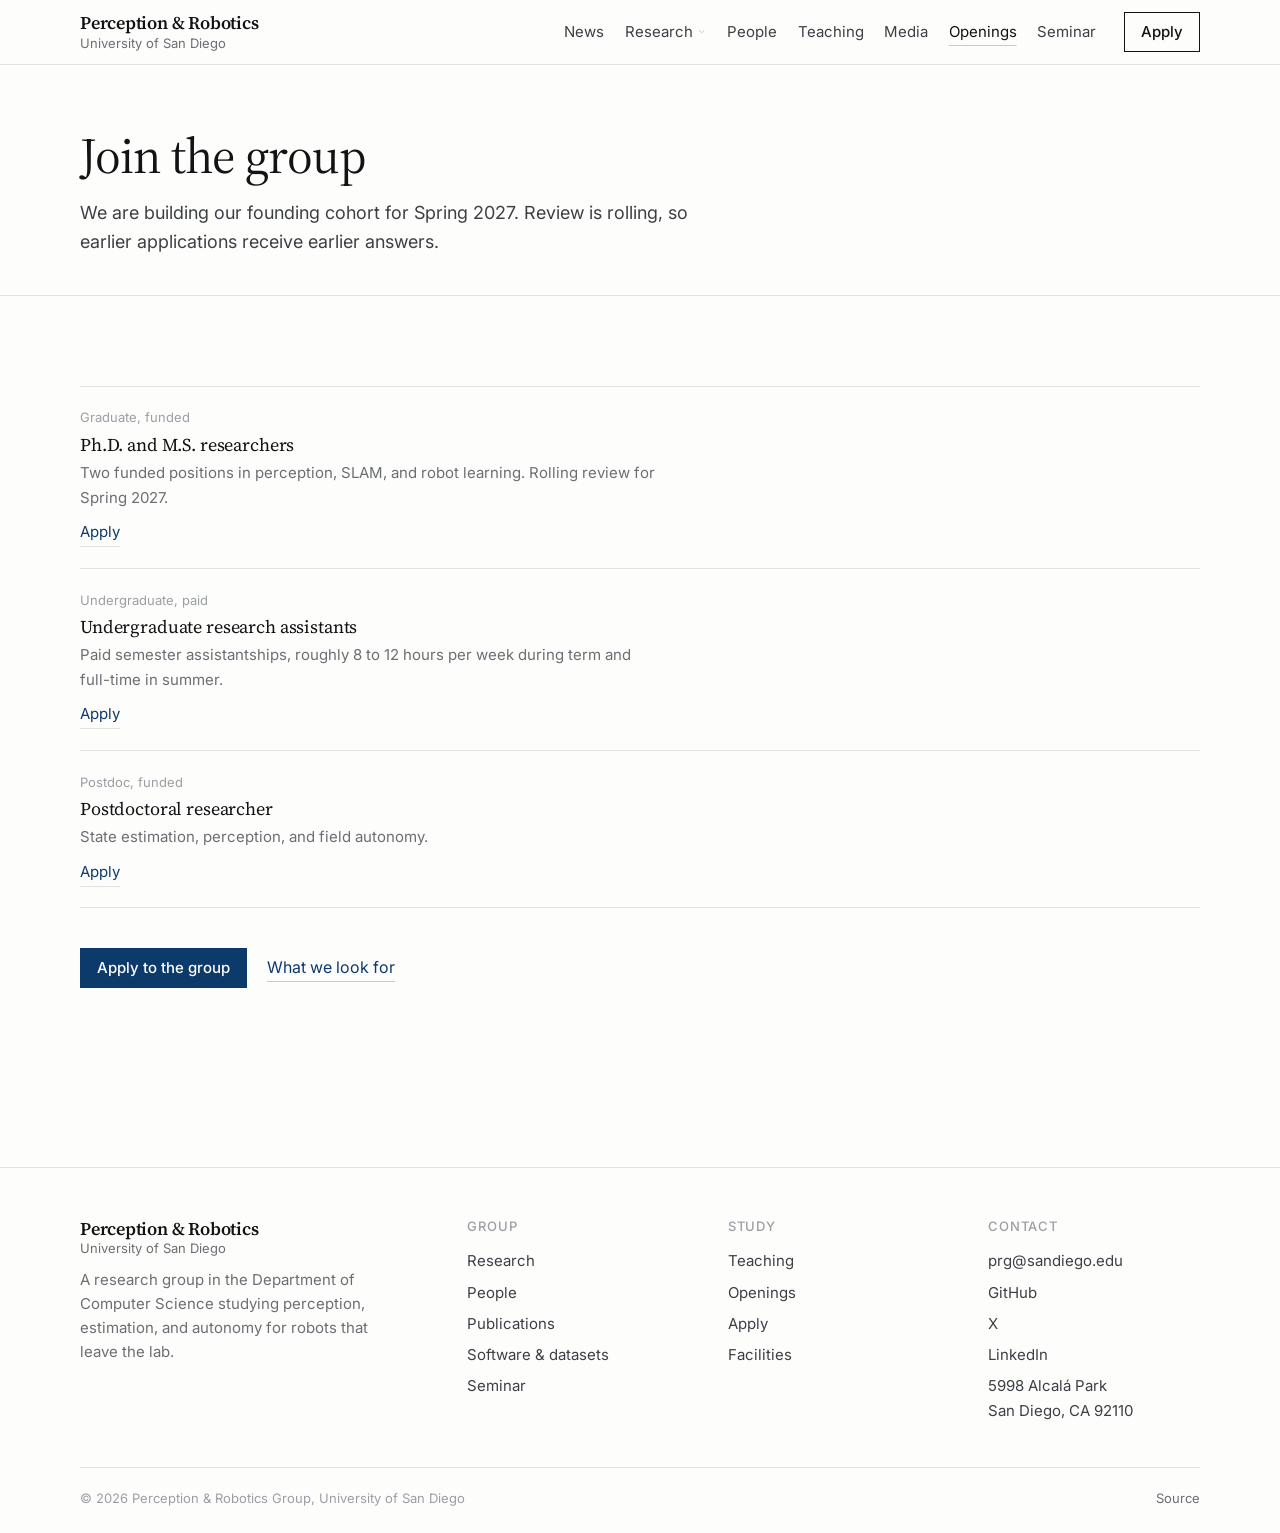
<file: openings.html>
<!DOCTYPE html>
<html lang="en">
<head>
<meta charset="utf-8">
<meta name="viewport" content="width=device-width, initial-scale=1">
<title>Openings — Perception &amp; Robotics Group, USD</title>
<meta name="description" content="Open graduate, undergraduate, and postdoctoral positions in the USD Perception and Robotics Group.">
<meta name="theme-color" content="#fdfdfc">
<meta property="og:title" content="Openings — Perception &amp; Robotics Group, USD">
<meta property="og:description" content="Open graduate, undergraduate, and postdoctoral positions in the USD Perception and Robotics Group.">
<meta property="og:type" content="website">
<link rel="icon" type="image/png" href="assets/img/favicon-dark.png">
<link rel="preconnect" href="https://fonts.googleapis.com">
<link rel="preconnect" href="https://fonts.gstatic.com" crossorigin>
<link href="https://fonts.googleapis.com/css2?family=Inter:wght@400;500;600&family=Source+Serif+4:opsz,wght@8..60,400;8..60,600&display=swap" rel="stylesheet">
<link rel="stylesheet" href="assets/css/style.css">
</head>
<body>
<a class="skip-link" href="#main">Skip to content</a>

<header class="site-header">
  <div class="container">
    <nav class="nav-bar" aria-label="Primary">
      <a class="brand" href="index.html">
        <b>Perception &amp; Robotics</b>
        <span>University of San Diego</span>
      </a>
      <div class="nav">
        <div class="nav-links">
          <a href="news.html">News</a>
          <div class="nav-item">
            <button type="button" aria-expanded="false">Research
              <svg class="caret" viewBox="0 0 24 24" fill="none" stroke="currentColor" stroke-width="1.5" stroke-linecap="round" stroke-linejoin="round" aria-hidden="true"><path d="m6 9 6 6 6-6"/></svg>
            </button>
            <div class="dropdown">
              <a href="research.html">Current research</a>
              <a href="software.html">Software &amp; datasets</a>
              <a href="publications.html">Publications</a>
              <a href="facilities.html">Facilities</a>
            </div>
          </div>
          <a href="people.html">People</a>
          <a href="teaching.html">Teaching</a>
          <a href="media.html">Media</a>
          <a href="openings.html">Openings</a>
          <a href="seminar.html">Seminar</a>
        </div>
        <a class="btn nav-cta" href="apply.html">Apply</a>
        <button class="nav-toggle" type="button" aria-label="Toggle menu" aria-expanded="false"><span></span></button>
      </div>
    </nav>
  </div>
</header>

<main id="main">

  <section class="page-header">
    <div class="container">
      <h1>Join the group</h1>
      <p class="lede">
        We are building our founding cohort for Spring 2027. Review is rolling, so earlier
        applications receive earlier answers.
      </p>
    </div>
  </section>

  <section class="block">
    <div class="container">
      <div id="openings-list">
        <article class="entry"><p class="kind">Graduate, funded</p><h3>Ph.D. and M.S. researchers</h3><p>Two funded positions in perception, SLAM, and robot learning. Rolling review for Spring 2027.</p><div class="entry-links"><a href="apply.html">Apply</a></div></article><article class="entry"><p class="kind">Undergraduate, paid</p><h3>Undergraduate research assistants</h3><p>Paid semester assistantships, roughly 8 to 12 hours per week during term and full-time in summer.</p><div class="entry-links"><a href="apply.html">Apply</a></div></article><article class="entry"><p class="kind">Postdoc, funded</p><h3>Postdoctoral researcher</h3><p>State estimation, perception, and field autonomy.</p><div class="entry-links"><a href="apply.html">Apply</a></div></article>
      </div>
      <div class="actions stack-lg">
        <a class="btn btn--solid" href="apply.html">Apply to the group</a>
        <a class="text-link" href="people.html">What we look for</a>
      </div>
    </div>
  </section>

</main>

<footer class="site-footer">
  <div class="container">
    <div class="footer-grid">
      <div class="footer-brand">
        <a class="brand" href="index.html">
          <b>Perception &amp; Robotics</b>
          <span>University of San Diego</span>
        </a>
        <p>A research group in the Department of Computer Science studying perception, estimation, and autonomy for robots that leave the lab.</p>
      </div>
      <div class="footer-col">
        <h2>Group</h2>
        <a href="research.html">Research</a>
        <a href="people.html">People</a>
        <a href="publications.html">Publications</a>
        <a href="software.html">Software &amp; datasets</a>
        <a href="seminar.html">Seminar</a>
      </div>
      <div class="footer-col">
        <h2>Study</h2>
        <a href="teaching.html">Teaching</a>
        <a href="openings.html">Openings</a>
        <a href="apply.html">Apply</a>
        <a href="facilities.html">Facilities</a>
      </div>
      <div class="footer-col">
        <h2>Contact</h2>
        <a href="mailto:prg@sandiego.edu" data-email>prg@sandiego.edu</a>
        <a href="https://github.com/USD-PRG" target="_blank" rel="noopener">GitHub</a>
        <a href="https://x.com/USDprg" target="_blank" rel="noopener">X</a>
        <a href="https://www.linkedin.com/company/usd-prg" target="_blank" rel="noopener">LinkedIn</a>
        <address>5998 Alcalá Park<br>San Diego, CA 92110</address>
      </div>
    </div>
    <div class="footer-bottom">
      <span>&copy; <span id="year">2026</span> Perception &amp; Robotics Group, University of San Diego</span>
      <span><a href="https://github.com/USD-PRG/usd-prg.github.io" target="_blank" rel="noopener">Source</a></span>
    </div>
  </div>
</footer>

<script src="assets/js/data.js"></script>
<script src="assets/js/site.js"></script>
</body>
</html>
</file>
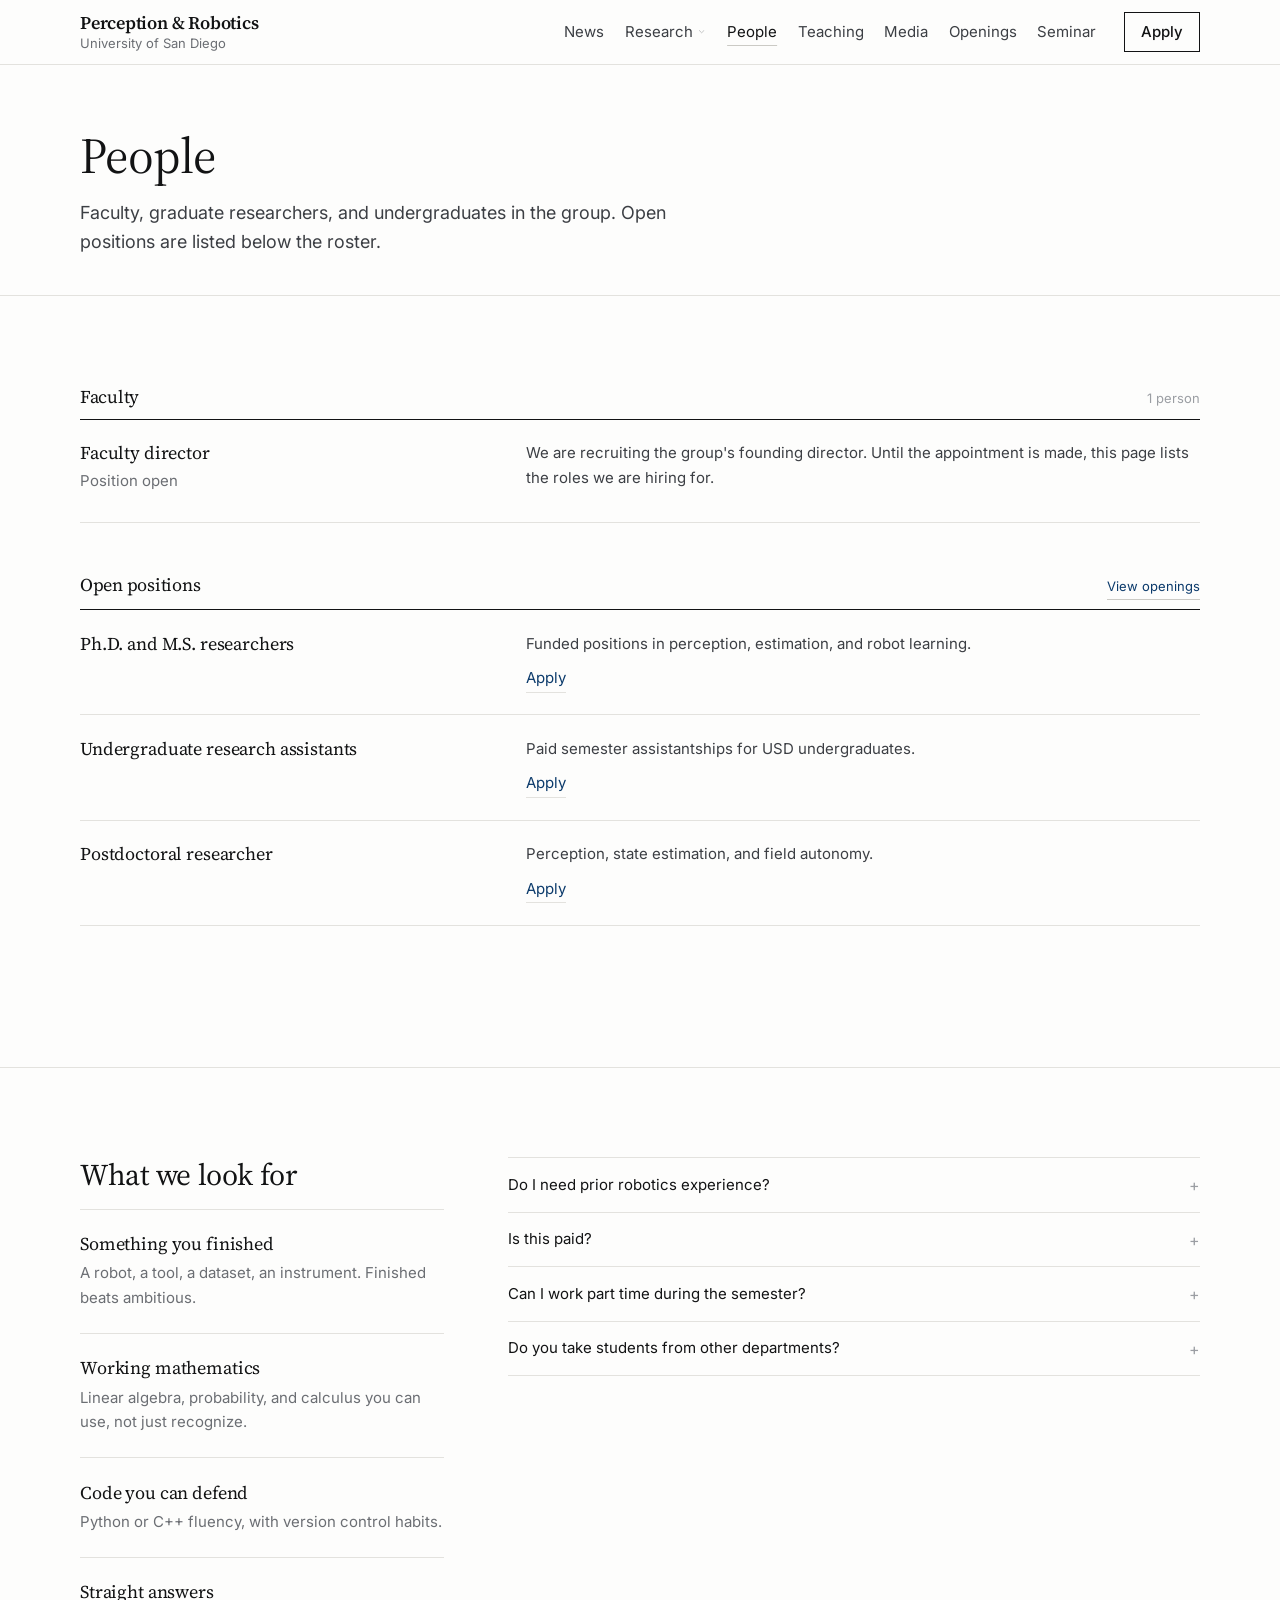
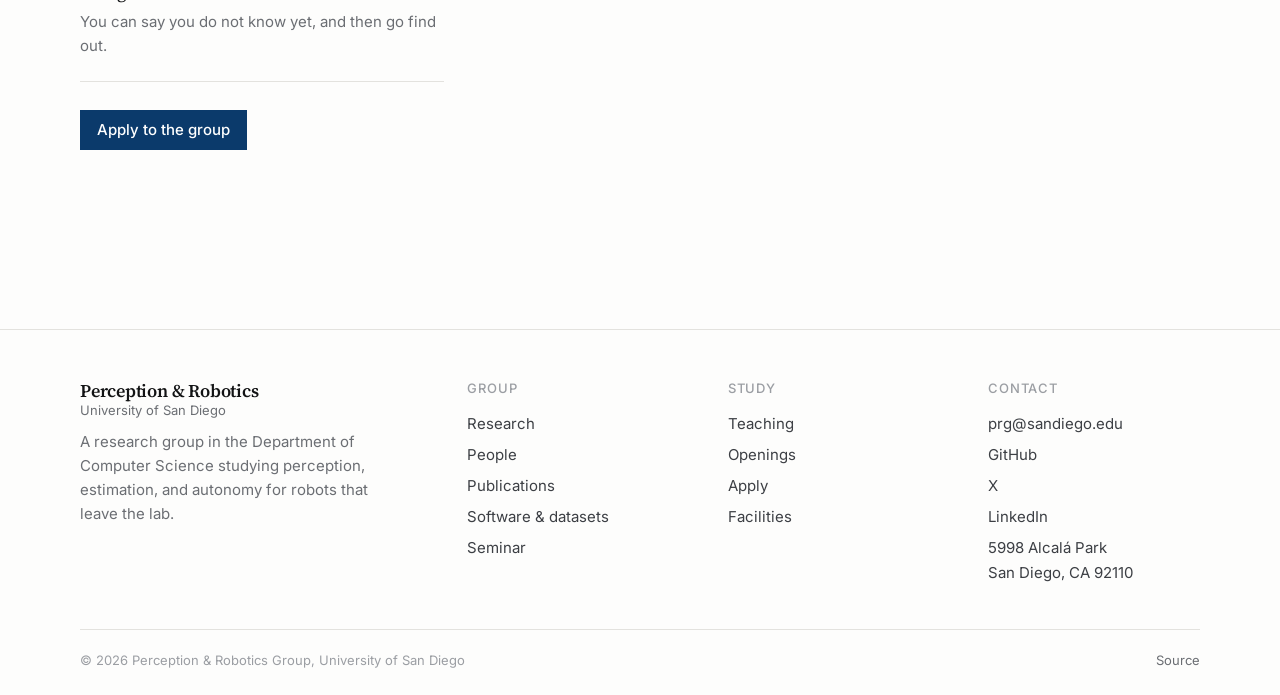
<file: people.html>
<!DOCTYPE html>
<html lang="en">
<head>
<meta charset="utf-8">
<meta name="viewport" content="width=device-width, initial-scale=1">
<title>People — Perception &amp; Robotics Group, USD</title>
<meta name="description" content="Members and open positions in the Perception and Robotics Group at the University of San Diego.">
<meta name="theme-color" content="#fdfdfc">
<meta property="og:title" content="People — Perception &amp; Robotics Group, USD">
<meta property="og:description" content="Members and open positions in the Perception and Robotics Group at the University of San Diego.">
<meta property="og:type" content="website">
<link rel="icon" type="image/png" href="assets/img/favicon-dark.png">
<link rel="preconnect" href="https://fonts.googleapis.com">
<link rel="preconnect" href="https://fonts.gstatic.com" crossorigin>
<link href="https://fonts.googleapis.com/css2?family=Inter:wght@400;500;600&family=Source+Serif+4:opsz,wght@8..60,400;8..60,600&display=swap" rel="stylesheet">
<link rel="stylesheet" href="assets/css/style.css">
</head>
<body>
<a class="skip-link" href="#main">Skip to content</a>

<header class="site-header">
  <div class="container">
    <nav class="nav-bar" aria-label="Primary">
      <a class="brand" href="index.html">
        <b>Perception &amp; Robotics</b>
        <span>University of San Diego</span>
      </a>
      <div class="nav">
        <div class="nav-links">
          <a href="news.html">News</a>
          <div class="nav-item">
            <button type="button" aria-expanded="false">Research
              <svg class="caret" viewBox="0 0 24 24" fill="none" stroke="currentColor" stroke-width="1.5" stroke-linecap="round" stroke-linejoin="round" aria-hidden="true"><path d="m6 9 6 6 6-6"/></svg>
            </button>
            <div class="dropdown">
              <a href="research.html">Current research</a>
              <a href="software.html">Software &amp; datasets</a>
              <a href="publications.html">Publications</a>
              <a href="facilities.html">Facilities</a>
            </div>
          </div>
          <a href="people.html">People</a>
          <a href="teaching.html">Teaching</a>
          <a href="media.html">Media</a>
          <a href="openings.html">Openings</a>
          <a href="seminar.html">Seminar</a>
        </div>
        <a class="btn nav-cta" href="apply.html">Apply</a>
        <button class="nav-toggle" type="button" aria-label="Toggle menu" aria-expanded="false"><span></span></button>
      </div>
    </nav>
  </div>
</header>

<main id="main">

  <section class="page-header">
    <div class="container">
      <h1>People</h1>
      <p class="lede">
        Faculty, graduate researchers, and undergraduates in the group. Open positions are
        listed below the roster.
      </p>
    </div>
  </section>

  <section class="block">
    <div class="container">
      <div id="people-list">
        <section class="people-group"><div class="people-group-head"><h2>Faculty</h2><span>1 person</span></div><article class="person"><div class="person-name"><h3>Faculty director</h3><p class="person-role">Position open</p></div><div class="person-body"><p>We are recruiting the group's founding director. Until the appointment is made, this page lists the roles we are hiring for.</p></div></article></section><section class="people-group"><div class="people-group-head"><h2>Open positions</h2><span><a class="text-link" href="openings.html">View openings</a></span></div><article class="person"><div class="person-name"><h3>Ph.D. and M.S. researchers</h3></div><div class="person-body"><p>Funded positions in perception, estimation, and robot learning.</p><div class="person-links"><a href="apply.html">Apply</a></div></div></article><article class="person"><div class="person-name"><h3>Undergraduate research assistants</h3></div><div class="person-body"><p>Paid semester assistantships for USD undergraduates.</p><div class="person-links"><a href="apply.html">Apply</a></div></div></article><article class="person"><div class="person-name"><h3>Postdoctoral researcher</h3></div><div class="person-body"><p>Perception, state estimation, and field autonomy.</p><div class="person-links"><a href="apply.html">Apply</a></div></div></article></section>
      </div>
    </div>
  </section>

  <section class="block rule-top">
    <div class="container">
      <div class="split">
        <div>
          <h2>What we look for</h2>
          <div class="rows stack-sm">
            <div class="row"><div><h3 class="row-title">Something you finished</h3><p>A robot, a tool, a dataset, an instrument. Finished beats ambitious.</p></div></div>
            <div class="row"><div><h3 class="row-title">Working mathematics</h3><p>Linear algebra, probability, and calculus you can use, not just recognize.</p></div></div>
            <div class="row"><div><h3 class="row-title">Code you can defend</h3><p>Python or C++ fluency, with version control habits.</p></div></div>
            <div class="row"><div><h3 class="row-title">Straight answers</h3><p>You can say you do not know yet, and then go find out.</p></div></div>
          </div>
          <div class="actions">
            <a class="btn btn--solid" href="apply.html">Apply to the group</a>
          </div>
        </div>
        <div>
          <div class="faq">
            <details>
              <summary>Do I need prior robotics experience?</summary>
              <p>No. About half of our projects start with strong software skills and a willingness to learn the hardware side. New students are paired with someone experienced.</p>
            </details>
            <details>
              <summary>Is this paid?</summary>
              <p>Many undergraduate positions carry a stipend or course credit. Funded graduate positions include tuition remission and a stipend.</p>
            </details>
            <details>
              <summary>Can I work part time during the semester?</summary>
              <p>Yes. Undergraduates typically work 8 to 12 hours per week during term, with the option of full-time summer work.</p>
            </details>
            <details>
              <summary>Do you take students from other departments?</summary>
              <p>Yes. Students in mathematics, physics, and electrical engineering regularly contribute to perception and control projects.</p>
            </details>
          </div>
        </div>
      </div>
    </div>
  </section>

</main>

<footer class="site-footer">
  <div class="container">
    <div class="footer-grid">
      <div class="footer-brand">
        <a class="brand" href="index.html">
          <b>Perception &amp; Robotics</b>
          <span>University of San Diego</span>
        </a>
        <p>A research group in the Department of Computer Science studying perception, estimation, and autonomy for robots that leave the lab.</p>
      </div>
      <div class="footer-col">
        <h2>Group</h2>
        <a href="research.html">Research</a>
        <a href="people.html">People</a>
        <a href="publications.html">Publications</a>
        <a href="software.html">Software &amp; datasets</a>
        <a href="seminar.html">Seminar</a>
      </div>
      <div class="footer-col">
        <h2>Study</h2>
        <a href="teaching.html">Teaching</a>
        <a href="openings.html">Openings</a>
        <a href="apply.html">Apply</a>
        <a href="facilities.html">Facilities</a>
      </div>
      <div class="footer-col">
        <h2>Contact</h2>
        <a href="mailto:prg@sandiego.edu" data-email>prg@sandiego.edu</a>
        <a href="https://github.com/USD-PRG" target="_blank" rel="noopener">GitHub</a>
        <a href="https://x.com/USDprg" target="_blank" rel="noopener">X</a>
        <a href="https://www.linkedin.com/company/usd-prg" target="_blank" rel="noopener">LinkedIn</a>
        <address>5998 Alcalá Park<br>San Diego, CA 92110</address>
      </div>
    </div>
    <div class="footer-bottom">
      <span>&copy; <span id="year">2026</span> Perception &amp; Robotics Group, University of San Diego</span>
      <span><a href="https://github.com/USD-PRG/usd-prg.github.io" target="_blank" rel="noopener">Source</a></span>
    </div>
  </div>
</footer>

<script src="assets/js/data.js"></script>
<script src="assets/js/site.js"></script>
</body>
</html>
</file>
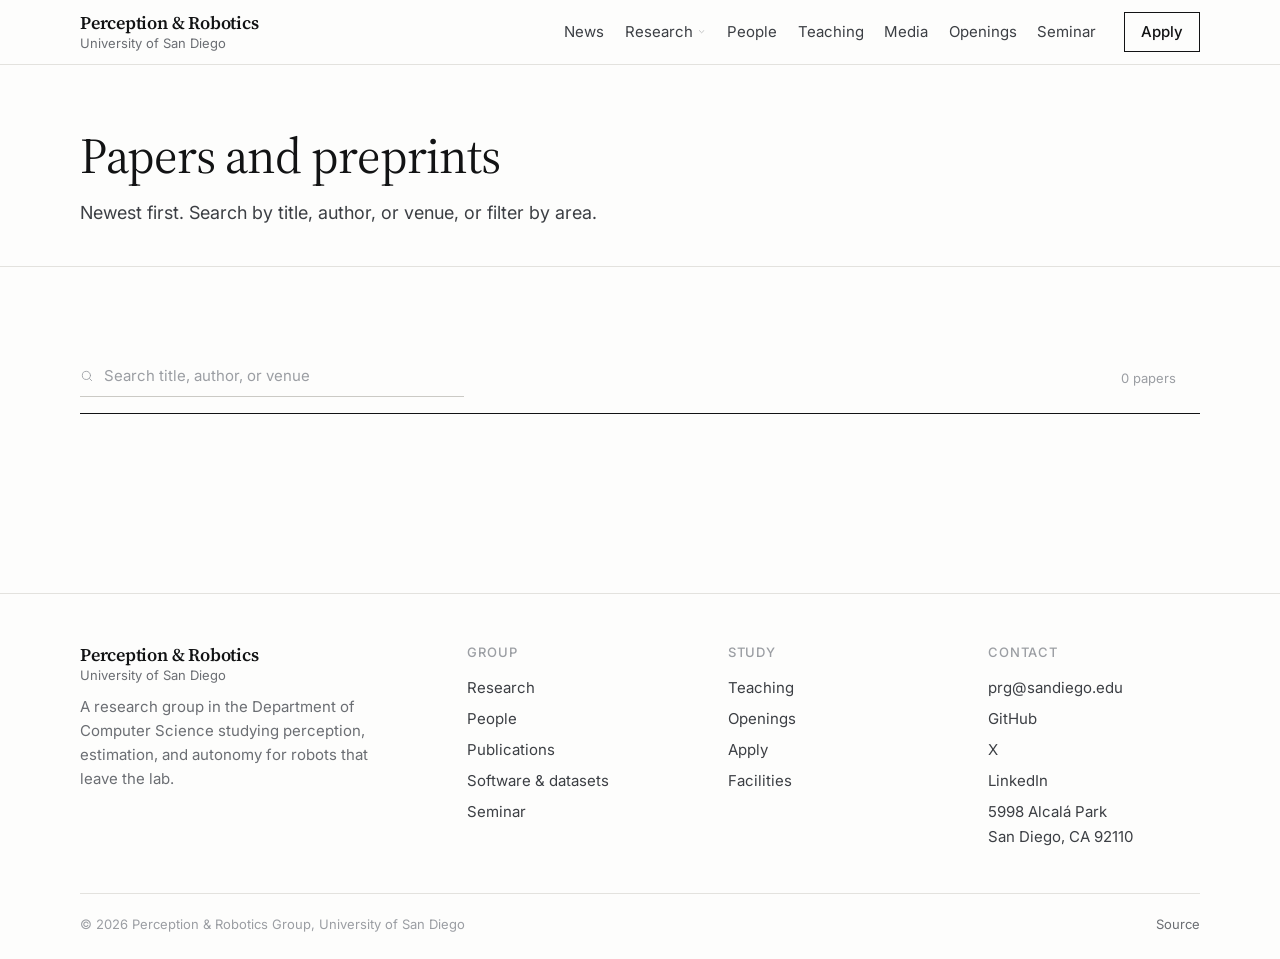
<file: publications.html>
<!DOCTYPE html>
<html lang="en">
<head>
<meta charset="utf-8">
<meta name="viewport" content="width=device-width, initial-scale=1">
<title>Publications — Perception &amp; Robotics Group, USD</title>
<meta name="description" content="Papers and preprints from the USD Perception and Robotics Group.">
<meta name="theme-color" content="#fdfdfc">
<meta property="og:title" content="Publications — Perception &amp; Robotics Group, USD">
<meta property="og:description" content="Papers and preprints from the USD Perception and Robotics Group.">
<meta property="og:type" content="website">
<link rel="icon" type="image/png" href="assets/img/favicon-dark.png">
<link rel="preconnect" href="https://fonts.googleapis.com">
<link rel="preconnect" href="https://fonts.gstatic.com" crossorigin>
<link href="https://fonts.googleapis.com/css2?family=Inter:wght@400;500;600&family=Source+Serif+4:opsz,wght@8..60,400;8..60,600&display=swap" rel="stylesheet">
<link rel="stylesheet" href="assets/css/style.css">
</head>
<body>
<a class="skip-link" href="#main">Skip to content</a>

<header class="site-header">
  <div class="container">
    <nav class="nav-bar" aria-label="Primary">
      <a class="brand" href="index.html">
        <b>Perception &amp; Robotics</b>
        <span>University of San Diego</span>
      </a>
      <div class="nav">
        <div class="nav-links">
          <a href="news.html">News</a>
          <div class="nav-item">
            <button type="button" aria-expanded="false">Research
              <svg class="caret" viewBox="0 0 24 24" fill="none" stroke="currentColor" stroke-width="1.5" stroke-linecap="round" stroke-linejoin="round" aria-hidden="true"><path d="m6 9 6 6 6-6"/></svg>
            </button>
            <div class="dropdown">
              <a href="research.html">Current research</a>
              <a href="software.html">Software &amp; datasets</a>
              <a href="publications.html">Publications</a>
              <a href="facilities.html">Facilities</a>
            </div>
          </div>
          <a href="people.html">People</a>
          <a href="teaching.html">Teaching</a>
          <a href="media.html">Media</a>
          <a href="openings.html">Openings</a>
          <a href="seminar.html">Seminar</a>
        </div>
        <a class="btn nav-cta" href="apply.html">Apply</a>
        <button class="nav-toggle" type="button" aria-label="Toggle menu" aria-expanded="false"><span></span></button>
      </div>
    </nav>
  </div>
</header>

<main id="main">

  <section class="page-header">
    <div class="container">
      <h1>Papers and preprints</h1>
      <p class="lede">Newest first. Search by title, author, or venue, or filter by area.</p>
    </div>
  </section>

  <section class="block">
    <div class="container">
      <div class="pub-toolbar">
        <label class="search-field">
          <span class="visually-hidden">Search publications</span>
          <svg viewBox="0 0 24 24" fill="none" stroke="currentColor" stroke-width="1.5" stroke-linecap="round" aria-hidden="true"><circle cx="11" cy="11" r="7"/><path d="m20 20-3.6-3.6"/></svg>
          <input id="pub-search" type="search" placeholder="Search title, author, or venue" autocomplete="off">
        </label>
        <div class="toolbar-right">
          <span class="count" id="pub-count">0 papers</span>
          <div class="chips" id="pub-chips"></div>
        </div>
      </div>
      <div id="pub-list"></div>
    </div>
  </section>

</main>

<footer class="site-footer">
  <div class="container">
    <div class="footer-grid">
      <div class="footer-brand">
        <a class="brand" href="index.html">
          <b>Perception &amp; Robotics</b>
          <span>University of San Diego</span>
        </a>
        <p>A research group in the Department of Computer Science studying perception, estimation, and autonomy for robots that leave the lab.</p>
      </div>
      <div class="footer-col">
        <h2>Group</h2>
        <a href="research.html">Research</a>
        <a href="people.html">People</a>
        <a href="publications.html">Publications</a>
        <a href="software.html">Software &amp; datasets</a>
        <a href="seminar.html">Seminar</a>
      </div>
      <div class="footer-col">
        <h2>Study</h2>
        <a href="teaching.html">Teaching</a>
        <a href="openings.html">Openings</a>
        <a href="apply.html">Apply</a>
        <a href="facilities.html">Facilities</a>
      </div>
      <div class="footer-col">
        <h2>Contact</h2>
        <a href="mailto:prg@sandiego.edu" data-email>prg@sandiego.edu</a>
        <a href="https://github.com/USD-PRG" target="_blank" rel="noopener">GitHub</a>
        <a href="https://x.com/USDprg" target="_blank" rel="noopener">X</a>
        <a href="https://www.linkedin.com/company/usd-prg" target="_blank" rel="noopener">LinkedIn</a>
        <address>5998 Alcalá Park<br>San Diego, CA 92110</address>
      </div>
    </div>
    <div class="footer-bottom">
      <span>&copy; <span id="year">2026</span> Perception &amp; Robotics Group, University of San Diego</span>
      <span><a href="https://github.com/USD-PRG/usd-prg.github.io" target="_blank" rel="noopener">Source</a></span>
    </div>
  </div>
</footer>

<script src="assets/js/data.js"></script>
<script src="assets/js/site.js"></script>
</body>
</html>
</file>
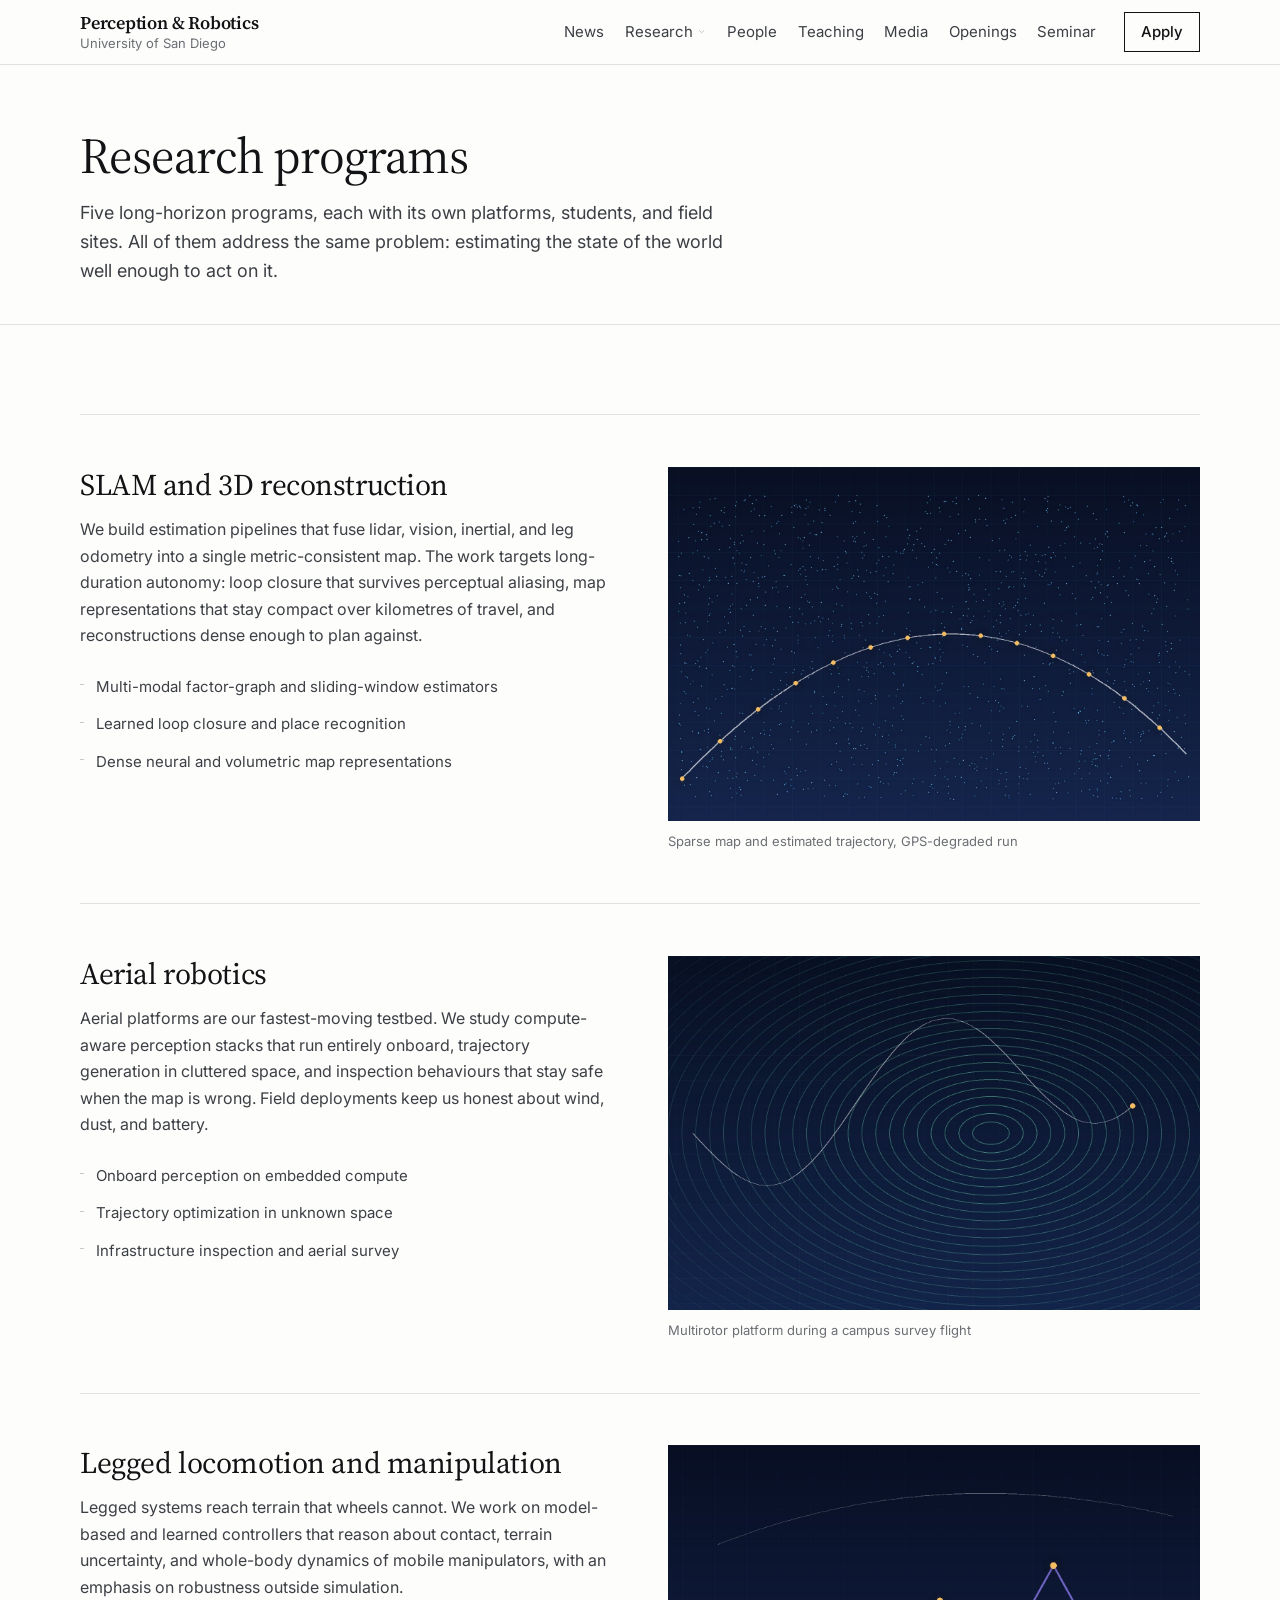
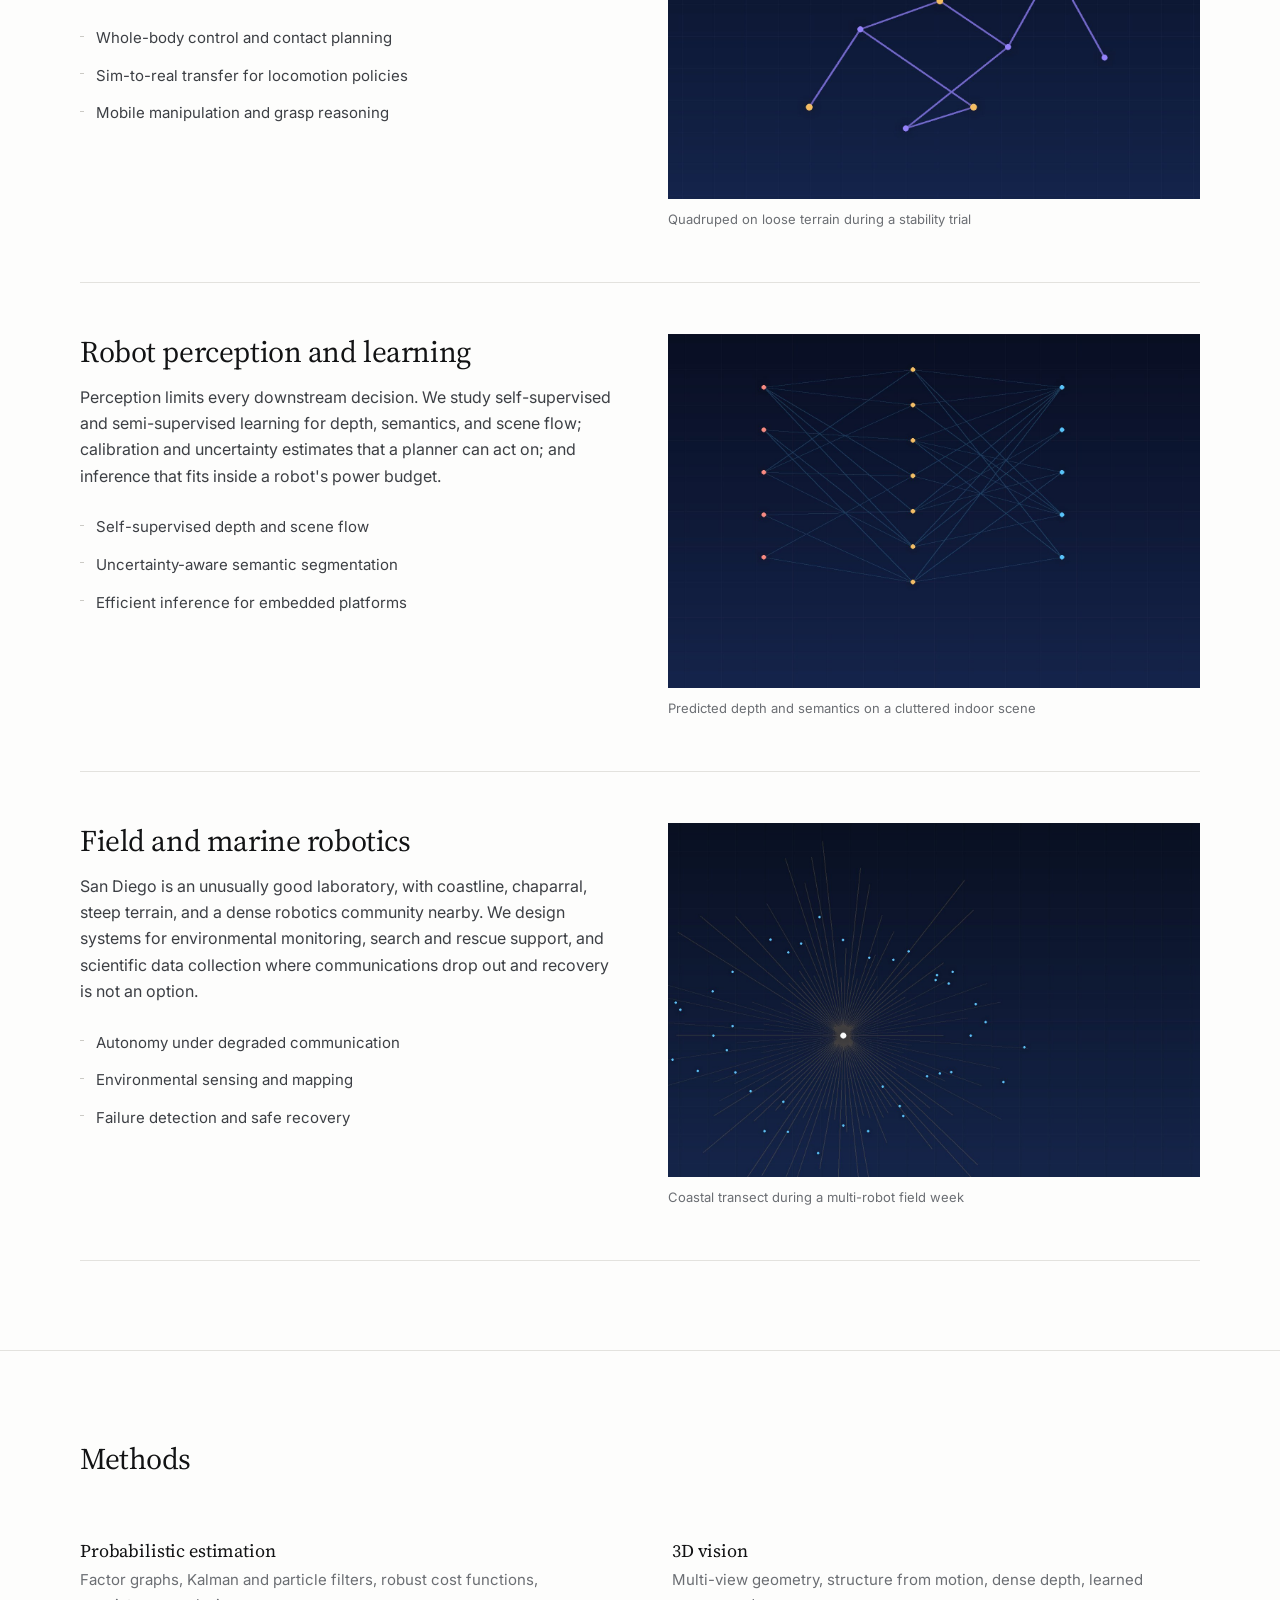
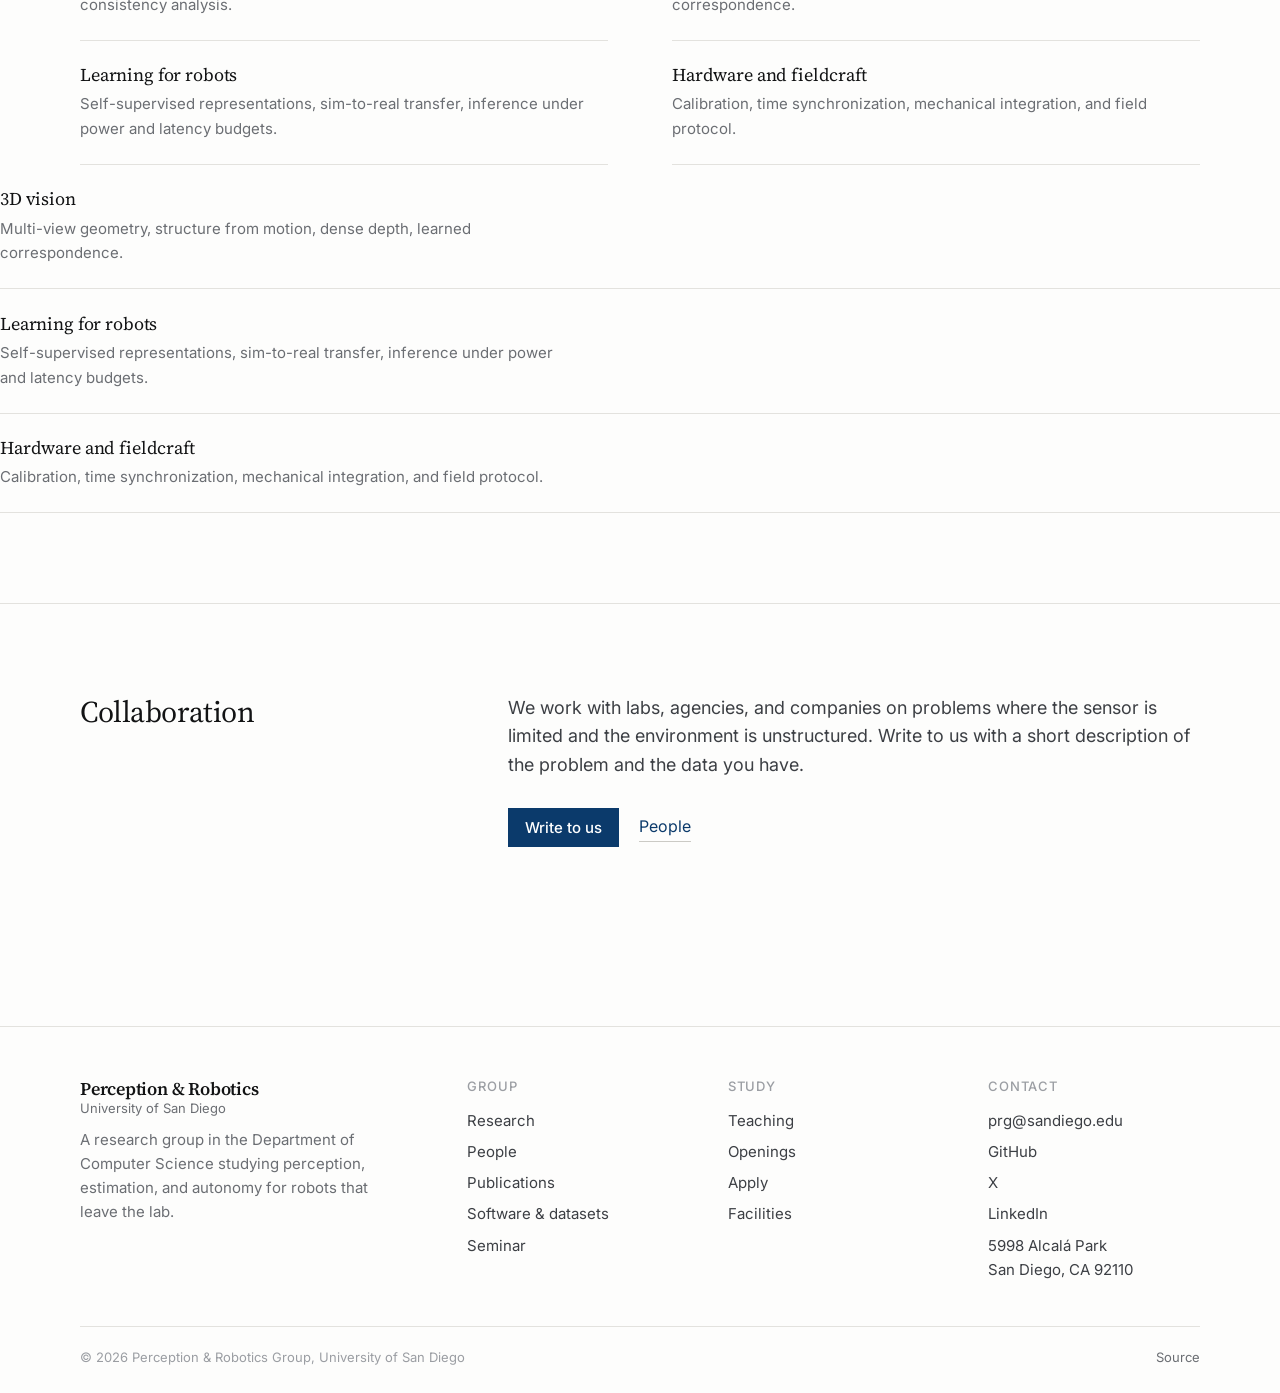
<file: research.html>
<!DOCTYPE html>
<html lang="en">
<head>
<meta charset="utf-8">
<meta name="viewport" content="width=device-width, initial-scale=1">
<title>Research — Perception &amp; Robotics Group, USD</title>
<meta name="description" content="Research programs of the USD Perception and Robotics Group: SLAM and 3D reconstruction, aerial robotics, legged locomotion, perception, and field robotics.">
<meta name="theme-color" content="#fdfdfc">
<meta property="og:title" content="Research — Perception &amp; Robotics Group, USD">
<meta property="og:description" content="Research programs of the USD Perception and Robotics Group: SLAM and 3D reconstruction, aerial robotics, legged locomotion, perception, and field robotics.">
<meta property="og:type" content="website">
<link rel="icon" type="image/png" href="assets/img/favicon-dark.png">
<link rel="preconnect" href="https://fonts.googleapis.com">
<link rel="preconnect" href="https://fonts.gstatic.com" crossorigin>
<link href="https://fonts.googleapis.com/css2?family=Inter:wght@400;500;600&family=Source+Serif+4:opsz,wght@8..60,400;8..60,600&display=swap" rel="stylesheet">
<link rel="stylesheet" href="assets/css/style.css">
</head>
<body>
<a class="skip-link" href="#main">Skip to content</a>

<header class="site-header">
  <div class="container">
    <nav class="nav-bar" aria-label="Primary">
      <a class="brand" href="index.html">
        <b>Perception &amp; Robotics</b>
        <span>University of San Diego</span>
      </a>
      <div class="nav">
        <div class="nav-links">
          <a href="news.html">News</a>
          <div class="nav-item">
            <button type="button" aria-expanded="false">Research
              <svg class="caret" viewBox="0 0 24 24" fill="none" stroke="currentColor" stroke-width="1.5" stroke-linecap="round" stroke-linejoin="round" aria-hidden="true"><path d="m6 9 6 6 6-6"/></svg>
            </button>
            <div class="dropdown">
              <a href="research.html">Current research</a>
              <a href="software.html">Software &amp; datasets</a>
              <a href="publications.html">Publications</a>
              <a href="facilities.html">Facilities</a>
            </div>
          </div>
          <a href="people.html">People</a>
          <a href="teaching.html">Teaching</a>
          <a href="media.html">Media</a>
          <a href="openings.html">Openings</a>
          <a href="seminar.html">Seminar</a>
        </div>
        <a class="btn nav-cta" href="apply.html">Apply</a>
        <button class="nav-toggle" type="button" aria-label="Toggle menu" aria-expanded="false"><span></span></button>
      </div>
    </nav>
  </div>
</header>

<main id="main">

  <section class="page-header">
    <div class="container">
      <h1>Research programs</h1>
      <p class="lede">
        Five long-horizon programs, each with its own platforms, students, and field sites.
        All of them address the same problem: estimating the state of the world well enough
        to act on it.
      </p>
    </div>
  </section>

  <section class="block">
    <div class="container">
      <div id="thrusts">
        <section class="thrust" id="slam"><div><h2>SLAM and 3D reconstruction</h2><p>We build estimation pipelines that fuse lidar, vision, inertial, and leg odometry into a single metric-consistent map. The work targets long-duration autonomy: loop closure that survives perceptual aliasing, map representations that stay compact over kilometres of travel, and reconstructions dense enough to plan against.</p><ul class="bullets"><li>Multi-modal factor-graph and sliding-window estimators</li><li>Learned loop closure and place recognition</li><li>Dense neural and volumetric map representations</li></ul></div><figure class="thrust-image"><img src="assets/img/research-slam.jpg" alt="" loading="lazy" decoding="async"><figcaption>Sparse map and estimated trajectory, GPS-degraded run</figcaption></figure></section><section class="thrust" id="aerial"><div><h2>Aerial robotics</h2><p>Aerial platforms are our fastest-moving testbed. We study compute-aware perception stacks that run entirely onboard, trajectory generation in cluttered space, and inspection behaviours that stay safe when the map is wrong. Field deployments keep us honest about wind, dust, and battery.</p><ul class="bullets"><li>Onboard perception on embedded compute</li><li>Trajectory optimization in unknown space</li><li>Infrastructure inspection and aerial survey</li></ul></div><figure class="thrust-image"><img src="assets/img/research-aerial.jpg" alt="" loading="lazy" decoding="async"><figcaption>Multirotor platform during a campus survey flight</figcaption></figure></section><section class="thrust" id="legged"><div><h2>Legged locomotion and manipulation</h2><p>Legged systems reach terrain that wheels cannot. We work on model-based and learned controllers that reason about contact, terrain uncertainty, and whole-body dynamics of mobile manipulators, with an emphasis on robustness outside simulation.</p><ul class="bullets"><li>Whole-body control and contact planning</li><li>Sim-to-real transfer for locomotion policies</li><li>Mobile manipulation and grasp reasoning</li></ul></div><figure class="thrust-image"><img src="assets/img/research-legged.jpg" alt="" loading="lazy" decoding="async"><figcaption>Quadruped on loose terrain during a stability trial</figcaption></figure></section><section class="thrust" id="perception"><div><h2>Robot perception and learning</h2><p>Perception limits every downstream decision. We study self-supervised and semi-supervised learning for depth, semantics, and scene flow; calibration and uncertainty estimates that a planner can act on; and inference that fits inside a robot's power budget.</p><ul class="bullets"><li>Self-supervised depth and scene flow</li><li>Uncertainty-aware semantic segmentation</li><li>Efficient inference for embedded platforms</li></ul></div><figure class="thrust-image"><img src="assets/img/research-perception.jpg" alt="" loading="lazy" decoding="async"><figcaption>Predicted depth and semantics on a cluttered indoor scene</figcaption></figure></section><section class="thrust" id="field"><div><h2>Field and marine robotics</h2><p>San Diego is an unusually good laboratory, with coastline, chaparral, steep terrain, and a dense robotics community nearby. We design systems for environmental monitoring, search and rescue support, and scientific data collection where communications drop out and recovery is not an option.</p><ul class="bullets"><li>Autonomy under degraded communication</li><li>Environmental sensing and mapping</li><li>Failure detection and safe recovery</li></ul></div><figure class="thrust-image"><img src="assets/img/research-field.jpg" alt="" loading="lazy" decoding="async"><figcaption>Coastal transect during a multi-robot field week</figcaption></figure></section>
      </div>
    </div>
  </section>

  <section class="block rule-top">
    <div class="container">
      <div class="section-head">
        <h2>Methods</h2>
      </div>
      <div class="cols" id="methods-list">
        <div class="row"><div><h3 class="row-title">Probabilistic estimation</h3><p>Factor graphs, Kalman and particle filters, robust cost functions, consistency analysis.</p></div></div>
                <div class="row"><div><h3 class="row-title">3D vision</h3><p>Multi-view geometry, structure from motion, dense depth, learned correspondence.</p></div></div>
                <div class="row"><div><h3 class="row-title">Learning for robots</h3><p>Self-supervised representations, sim-to-real transfer, inference under power and latency budgets.</p></div></div>
                <div class="row"><div><h3 class="row-title">Hardware and fieldcraft</h3><p>Calibration, time synchronization, mechanical integration, and field protocol.</p></div></div>
      </div></div>
        <div class="row"><div><h3 class="row-title">3D vision</h3><p>Multi-view geometry, structure from motion, dense depth, learned correspondence.</p></div></div>
        <div class="row"><div><h3 class="row-title">Learning for robots</h3><p>Self-supervised representations, sim-to-real transfer, inference under power and latency budgets.</p></div></div>
        <div class="row"><div><h3 class="row-title">Hardware and fieldcraft</h3><p>Calibration, time synchronization, mechanical integration, and field protocol.</p></div></div>
      </div>
    </div>
  </section>

  <section class="block rule-top">
    <div class="container">
      <div class="split">
        <div>
          <h2>Collaboration</h2>
        </div>
        <div>
          <p class="lede">
            We work with labs, agencies, and companies on problems where the sensor is limited
            and the environment is unstructured. Write to us with a short description of the
            problem and the data you have.
          </p>
          <div class="actions">
            <a class="btn btn--solid" href="mailto:prg@sandiego.edu">Write to us</a>
            <a class="text-link" href="people.html">People</a>
          </div>
        </div>
      </div>
    </div>
  </section>

</main>

<footer class="site-footer">
  <div class="container">
    <div class="footer-grid">
      <div class="footer-brand">
        <a class="brand" href="index.html">
          <b>Perception &amp; Robotics</b>
          <span>University of San Diego</span>
        </a>
        <p>A research group in the Department of Computer Science studying perception, estimation, and autonomy for robots that leave the lab.</p>
      </div>
      <div class="footer-col">
        <h2>Group</h2>
        <a href="research.html">Research</a>
        <a href="people.html">People</a>
        <a href="publications.html">Publications</a>
        <a href="software.html">Software &amp; datasets</a>
        <a href="seminar.html">Seminar</a>
      </div>
      <div class="footer-col">
        <h2>Study</h2>
        <a href="teaching.html">Teaching</a>
        <a href="openings.html">Openings</a>
        <a href="apply.html">Apply</a>
        <a href="facilities.html">Facilities</a>
      </div>
      <div class="footer-col">
        <h2>Contact</h2>
        <a href="mailto:prg@sandiego.edu" data-email>prg@sandiego.edu</a>
        <a href="https://github.com/USD-PRG" target="_blank" rel="noopener">GitHub</a>
        <a href="https://x.com/USDprg" target="_blank" rel="noopener">X</a>
        <a href="https://www.linkedin.com/company/usd-prg" target="_blank" rel="noopener">LinkedIn</a>
        <address>5998 Alcalá Park<br>San Diego, CA 92110</address>
      </div>
    </div>
    <div class="footer-bottom">
      <span>&copy; <span id="year">2026</span> Perception &amp; Robotics Group, University of San Diego</span>
      <span><a href="https://github.com/USD-PRG/usd-prg.github.io" target="_blank" rel="noopener">Source</a></span>
    </div>
  </div>
</footer>

<script src="assets/js/data.js"></script>
<script src="assets/js/site.js"></script>
</body>
</html>
</file>
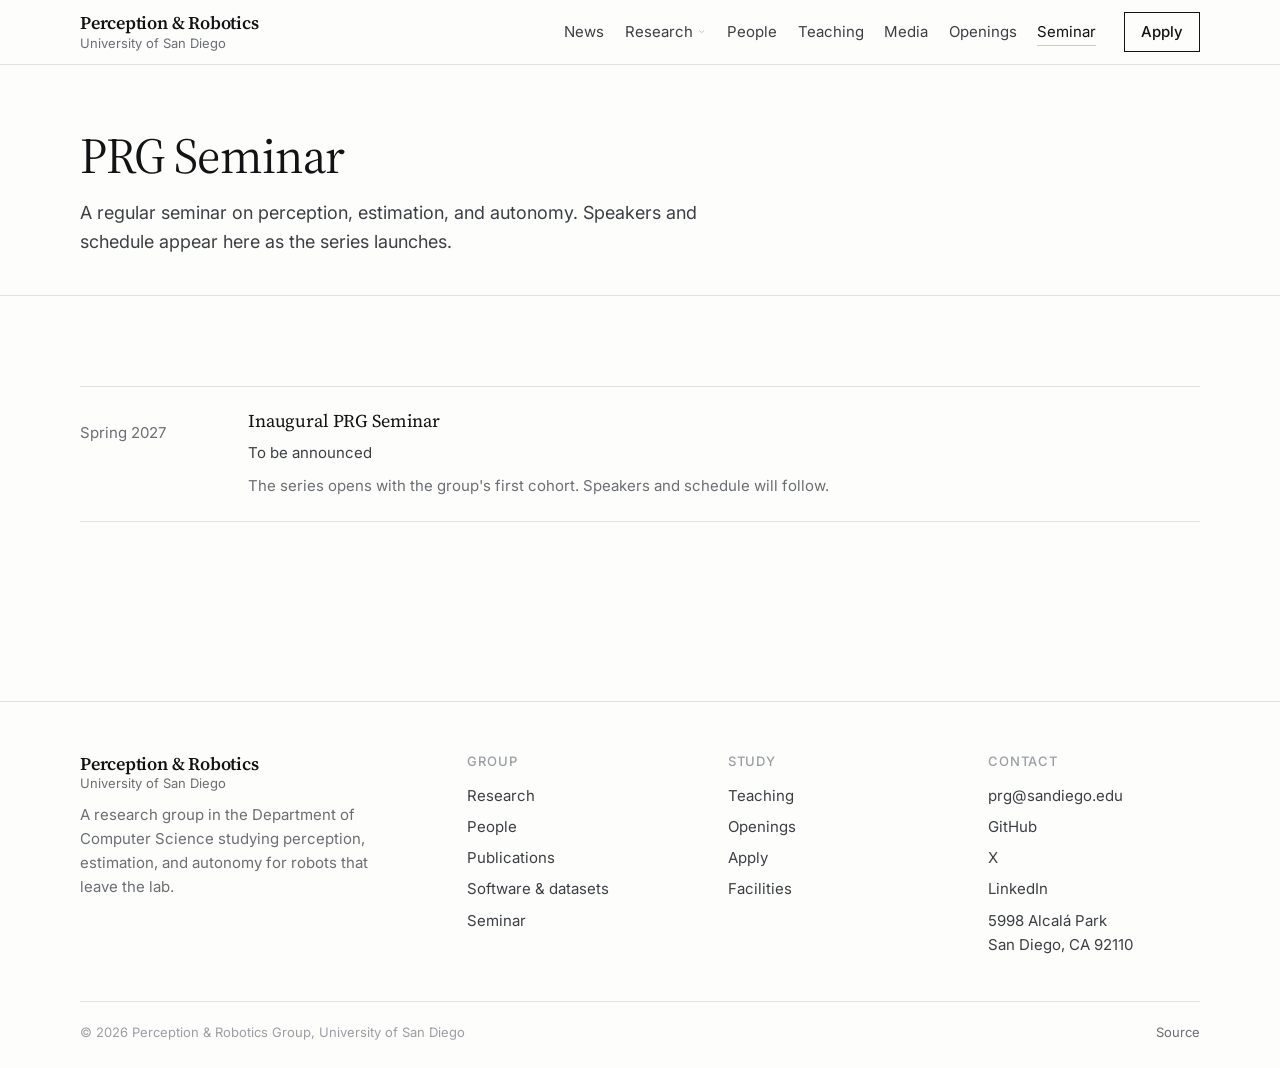
<file: seminar.html>
<!DOCTYPE html>
<html lang="en">
<head>
<meta charset="utf-8">
<meta name="viewport" content="width=device-width, initial-scale=1">
<title>Seminar — Perception &amp; Robotics Group, USD</title>
<meta name="description" content="The PRG Seminar on perception, estimation, and autonomy at the University of San Diego.">
<meta name="theme-color" content="#fdfdfc">
<meta property="og:title" content="Seminar — Perception &amp; Robotics Group, USD">
<meta property="og:description" content="The PRG Seminar on perception, estimation, and autonomy at the University of San Diego.">
<meta property="og:type" content="website">
<link rel="icon" type="image/png" href="assets/img/favicon-dark.png">
<link rel="preconnect" href="https://fonts.googleapis.com">
<link rel="preconnect" href="https://fonts.gstatic.com" crossorigin>
<link href="https://fonts.googleapis.com/css2?family=Inter:wght@400;500;600&family=Source+Serif+4:opsz,wght@8..60,400;8..60,600&display=swap" rel="stylesheet">
<link rel="stylesheet" href="assets/css/style.css">
</head>
<body>
<a class="skip-link" href="#main">Skip to content</a>

<header class="site-header">
  <div class="container">
    <nav class="nav-bar" aria-label="Primary">
      <a class="brand" href="index.html">
        <b>Perception &amp; Robotics</b>
        <span>University of San Diego</span>
      </a>
      <div class="nav">
        <div class="nav-links">
          <a href="news.html">News</a>
          <div class="nav-item">
            <button type="button" aria-expanded="false">Research
              <svg class="caret" viewBox="0 0 24 24" fill="none" stroke="currentColor" stroke-width="1.5" stroke-linecap="round" stroke-linejoin="round" aria-hidden="true"><path d="m6 9 6 6 6-6"/></svg>
            </button>
            <div class="dropdown">
              <a href="research.html">Current research</a>
              <a href="software.html">Software &amp; datasets</a>
              <a href="publications.html">Publications</a>
              <a href="facilities.html">Facilities</a>
            </div>
          </div>
          <a href="people.html">People</a>
          <a href="teaching.html">Teaching</a>
          <a href="media.html">Media</a>
          <a href="openings.html">Openings</a>
          <a href="seminar.html">Seminar</a>
        </div>
        <a class="btn nav-cta" href="apply.html">Apply</a>
        <button class="nav-toggle" type="button" aria-label="Toggle menu" aria-expanded="false"><span></span></button>
      </div>
    </nav>
  </div>
</header>

<main id="main">

  <section class="page-header">
    <div class="container">
      <h1>PRG Seminar</h1>
      <p class="lede">
        A regular seminar on perception, estimation, and autonomy. Speakers and schedule appear
        here as the series launches.
      </p>
    </div>
  </section>

  <section class="block">
    <div class="container">
      <div id="seminar-list">
        <article class="sem"><p class="sem-date">Spring 2027</p><div><h3>Inaugural PRG Seminar</h3><p class="speaker">To be announced</p><p>The series opens with the group's first cohort. Speakers and schedule will follow.</p></div></article>
      </div>
    </div>
  </section>

</main>

<footer class="site-footer">
  <div class="container">
    <div class="footer-grid">
      <div class="footer-brand">
        <a class="brand" href="index.html">
          <b>Perception &amp; Robotics</b>
          <span>University of San Diego</span>
        </a>
        <p>A research group in the Department of Computer Science studying perception, estimation, and autonomy for robots that leave the lab.</p>
      </div>
      <div class="footer-col">
        <h2>Group</h2>
        <a href="research.html">Research</a>
        <a href="people.html">People</a>
        <a href="publications.html">Publications</a>
        <a href="software.html">Software &amp; datasets</a>
        <a href="seminar.html">Seminar</a>
      </div>
      <div class="footer-col">
        <h2>Study</h2>
        <a href="teaching.html">Teaching</a>
        <a href="openings.html">Openings</a>
        <a href="apply.html">Apply</a>
        <a href="facilities.html">Facilities</a>
      </div>
      <div class="footer-col">
        <h2>Contact</h2>
        <a href="mailto:prg@sandiego.edu" data-email>prg@sandiego.edu</a>
        <a href="https://github.com/USD-PRG" target="_blank" rel="noopener">GitHub</a>
        <a href="https://x.com/USDprg" target="_blank" rel="noopener">X</a>
        <a href="https://www.linkedin.com/company/usd-prg" target="_blank" rel="noopener">LinkedIn</a>
        <address>5998 Alcalá Park<br>San Diego, CA 92110</address>
      </div>
    </div>
    <div class="footer-bottom">
      <span>&copy; <span id="year">2026</span> Perception &amp; Robotics Group, University of San Diego</span>
      <span><a href="https://github.com/USD-PRG/usd-prg.github.io" target="_blank" rel="noopener">Source</a></span>
    </div>
  </div>
</footer>

<script src="assets/js/data.js"></script>
<script src="assets/js/site.js"></script>
</body>
</html>
</file>
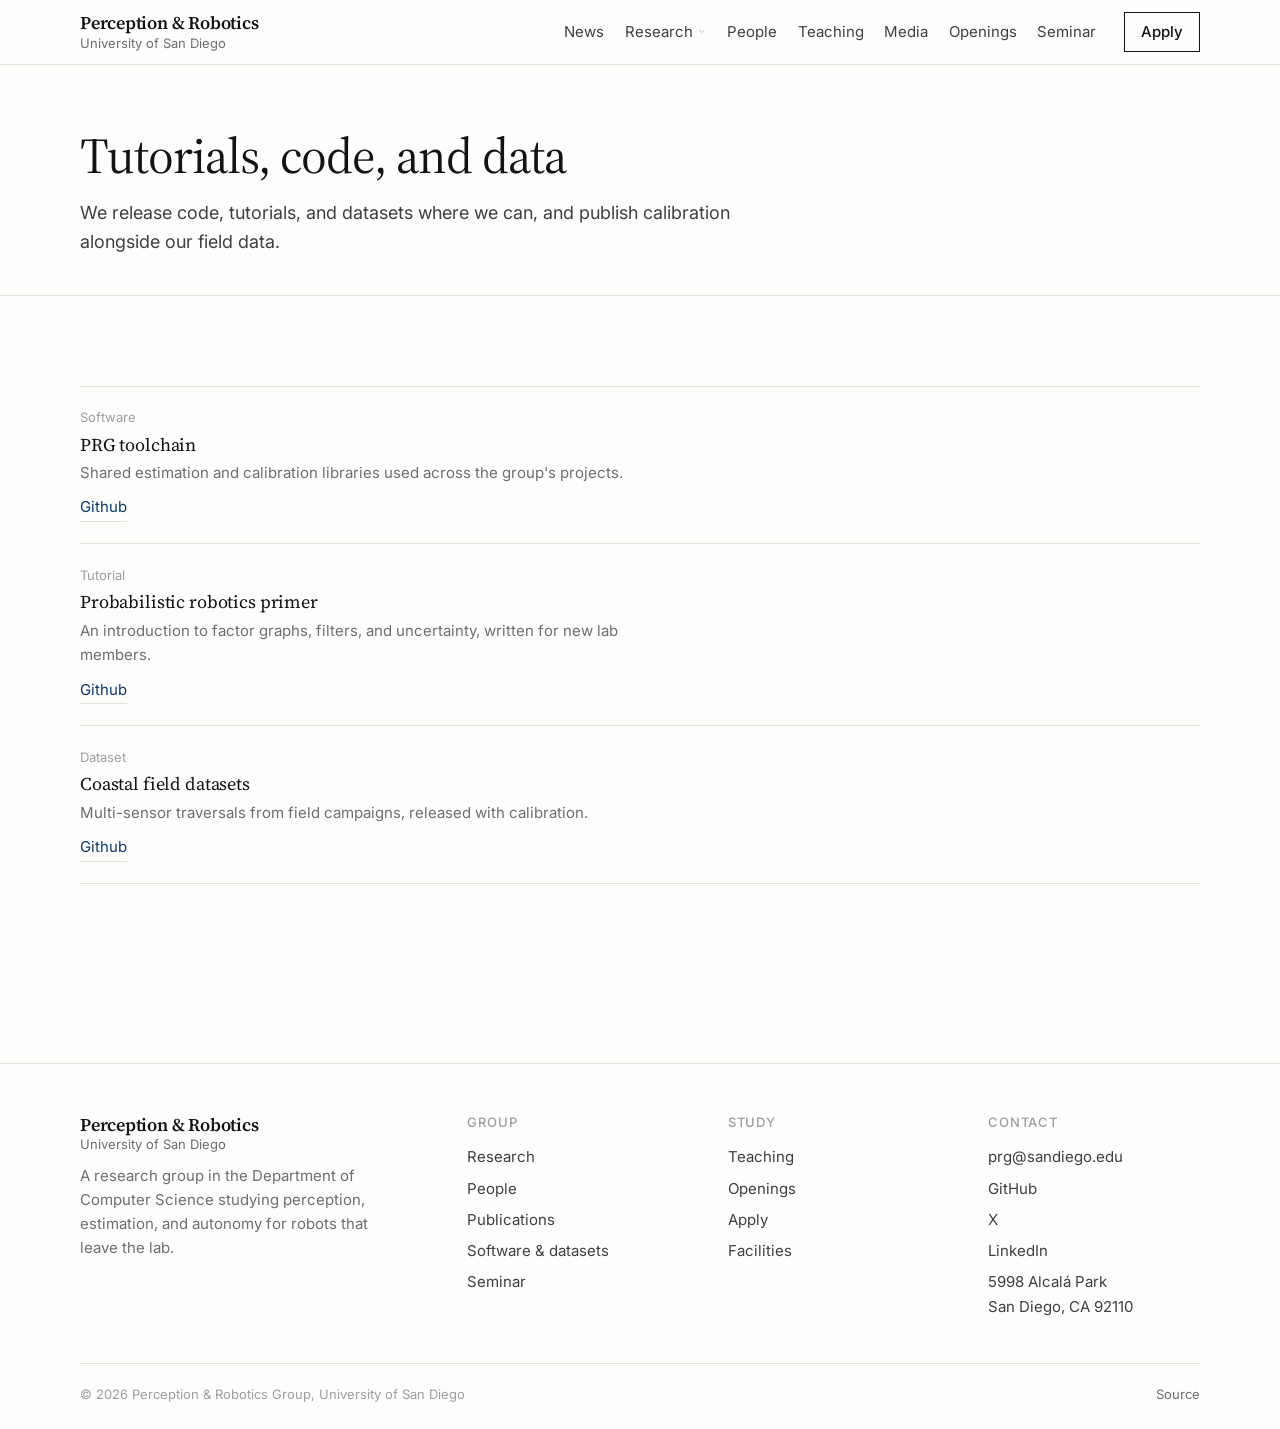
<file: software.html>
<!DOCTYPE html>
<html lang="en">
<head>
<meta charset="utf-8">
<meta name="viewport" content="width=device-width, initial-scale=1">
<title>Software &amp; Datasets — Perception &amp; Robotics Group, USD</title>
<meta name="description" content="Code, tutorials, and datasets released by the USD Perception and Robotics Group.">
<meta name="theme-color" content="#fdfdfc">
<meta property="og:title" content="Software &amp; Datasets — Perception &amp; Robotics Group, USD">
<meta property="og:description" content="Code, tutorials, and datasets released by the USD Perception and Robotics Group.">
<meta property="og:type" content="website">
<link rel="icon" type="image/png" href="assets/img/favicon-dark.png">
<link rel="preconnect" href="https://fonts.googleapis.com">
<link rel="preconnect" href="https://fonts.gstatic.com" crossorigin>
<link href="https://fonts.googleapis.com/css2?family=Inter:wght@400;500;600&family=Source+Serif+4:opsz,wght@8..60,400;8..60,600&display=swap" rel="stylesheet">
<link rel="stylesheet" href="assets/css/style.css">
</head>
<body>
<a class="skip-link" href="#main">Skip to content</a>

<header class="site-header">
  <div class="container">
    <nav class="nav-bar" aria-label="Primary">
      <a class="brand" href="index.html">
        <b>Perception &amp; Robotics</b>
        <span>University of San Diego</span>
      </a>
      <div class="nav">
        <div class="nav-links">
          <a href="news.html">News</a>
          <div class="nav-item">
            <button type="button" aria-expanded="false">Research
              <svg class="caret" viewBox="0 0 24 24" fill="none" stroke="currentColor" stroke-width="1.5" stroke-linecap="round" stroke-linejoin="round" aria-hidden="true"><path d="m6 9 6 6 6-6"/></svg>
            </button>
            <div class="dropdown">
              <a href="research.html">Current research</a>
              <a href="software.html">Software &amp; datasets</a>
              <a href="publications.html">Publications</a>
              <a href="facilities.html">Facilities</a>
            </div>
          </div>
          <a href="people.html">People</a>
          <a href="teaching.html">Teaching</a>
          <a href="media.html">Media</a>
          <a href="openings.html">Openings</a>
          <a href="seminar.html">Seminar</a>
        </div>
        <a class="btn nav-cta" href="apply.html">Apply</a>
        <button class="nav-toggle" type="button" aria-label="Toggle menu" aria-expanded="false"><span></span></button>
      </div>
    </nav>
  </div>
</header>

<main id="main">

  <section class="page-header">
    <div class="container">
      <h1>Tutorials, code, and data</h1>
      <p class="lede">
        We release code, tutorials, and datasets where we can, and publish calibration
        alongside our field data.
      </p>
    </div>
  </section>

  <section class="block">
    <div class="container">
      <div id="tools-list">
        <article class="entry"><p class="kind">Software</p><h3>PRG toolchain</h3><p>Shared estimation and calibration libraries used across the group's projects.</p><div class="entry-links"><a href="https://github.com/USD-PRG" target="_blank" rel="noopener">Github</a></div></article><article class="entry"><p class="kind">Tutorial</p><h3>Probabilistic robotics primer</h3><p>An introduction to factor graphs, filters, and uncertainty, written for new lab members.</p><div class="entry-links"><a href="https://github.com/USD-PRG" target="_blank" rel="noopener">Github</a></div></article><article class="entry"><p class="kind">Dataset</p><h3>Coastal field datasets</h3><p>Multi-sensor traversals from field campaigns, released with calibration.</p><div class="entry-links"><a href="https://github.com/USD-PRG" target="_blank" rel="noopener">Github</a></div></article>
      </div>
    </div>
  </section>

</main>

<footer class="site-footer">
  <div class="container">
    <div class="footer-grid">
      <div class="footer-brand">
        <a class="brand" href="index.html">
          <b>Perception &amp; Robotics</b>
          <span>University of San Diego</span>
        </a>
        <p>A research group in the Department of Computer Science studying perception, estimation, and autonomy for robots that leave the lab.</p>
      </div>
      <div class="footer-col">
        <h2>Group</h2>
        <a href="research.html">Research</a>
        <a href="people.html">People</a>
        <a href="publications.html">Publications</a>
        <a href="software.html">Software &amp; datasets</a>
        <a href="seminar.html">Seminar</a>
      </div>
      <div class="footer-col">
        <h2>Study</h2>
        <a href="teaching.html">Teaching</a>
        <a href="openings.html">Openings</a>
        <a href="apply.html">Apply</a>
        <a href="facilities.html">Facilities</a>
      </div>
      <div class="footer-col">
        <h2>Contact</h2>
        <a href="mailto:prg@sandiego.edu" data-email>prg@sandiego.edu</a>
        <a href="https://github.com/USD-PRG" target="_blank" rel="noopener">GitHub</a>
        <a href="https://x.com/USDprg" target="_blank" rel="noopener">X</a>
        <a href="https://www.linkedin.com/company/usd-prg" target="_blank" rel="noopener">LinkedIn</a>
        <address>5998 Alcalá Park<br>San Diego, CA 92110</address>
      </div>
    </div>
    <div class="footer-bottom">
      <span>&copy; <span id="year">2026</span> Perception &amp; Robotics Group, University of San Diego</span>
      <span><a href="https://github.com/USD-PRG/usd-prg.github.io" target="_blank" rel="noopener">Source</a></span>
    </div>
  </div>
</footer>

<script src="assets/js/data.js"></script>
<script src="assets/js/site.js"></script>
</body>
</html>
</file>
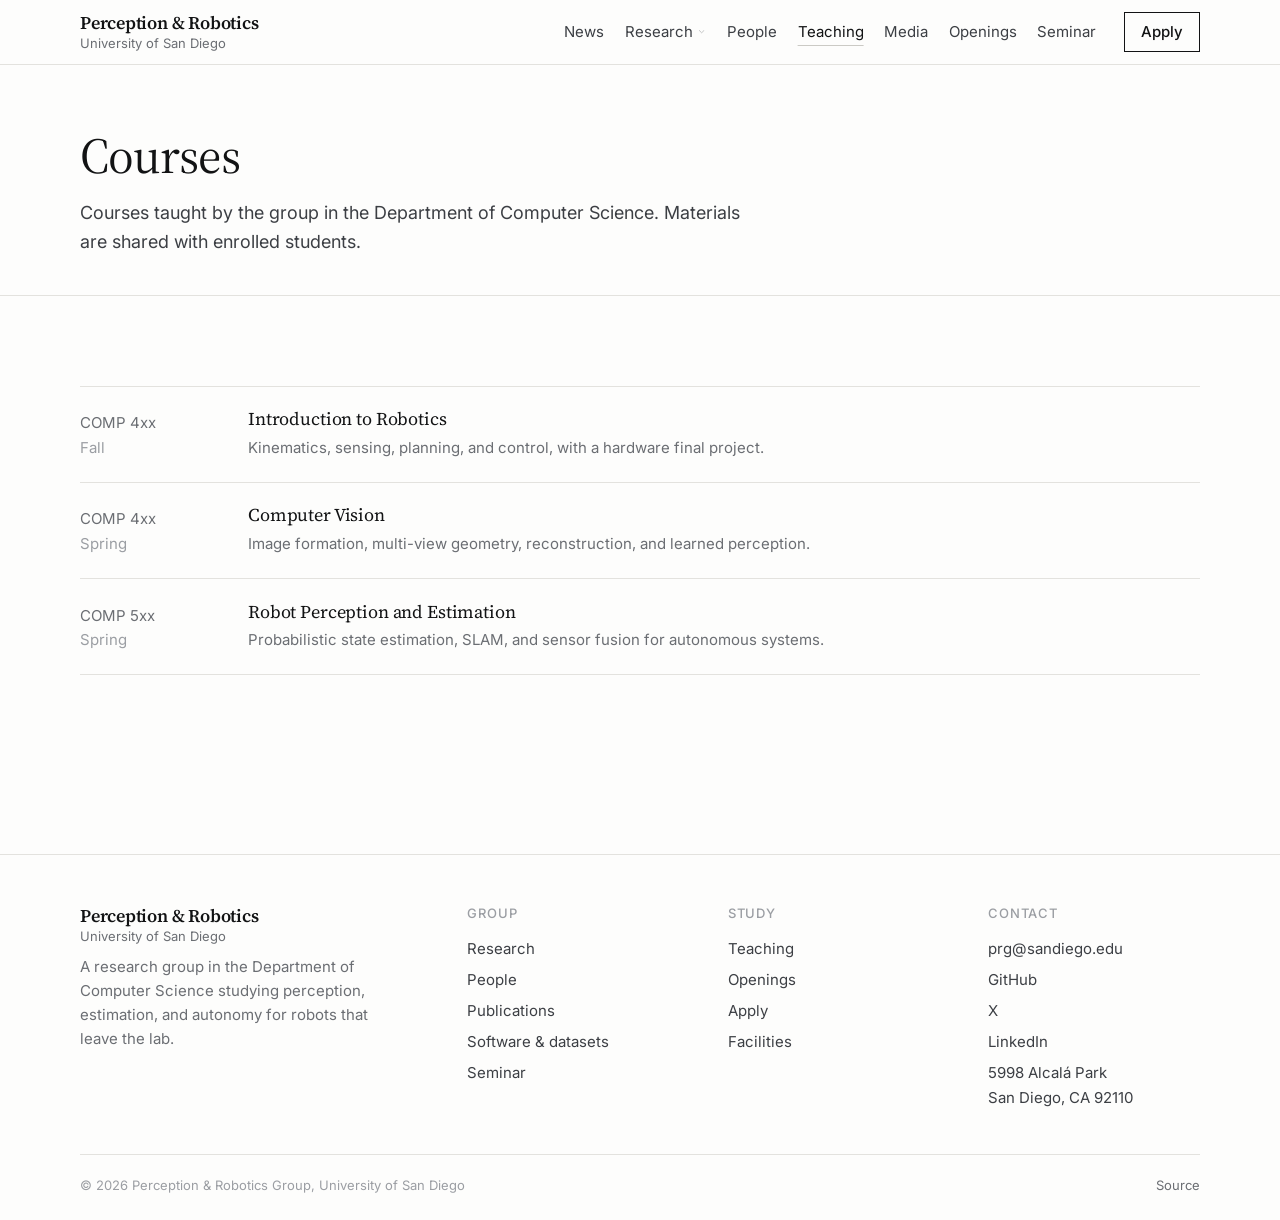
<file: teaching.html>
<!DOCTYPE html>
<html lang="en">
<head>
<meta charset="utf-8">
<meta name="viewport" content="width=device-width, initial-scale=1">
<title>Teaching — Perception &amp; Robotics Group, USD</title>
<meta name="description" content="Courses taught by the USD Perception and Robotics Group.">
<meta name="theme-color" content="#fdfdfc">
<meta property="og:title" content="Teaching — Perception &amp; Robotics Group, USD">
<meta property="og:description" content="Courses taught by the USD Perception and Robotics Group.">
<meta property="og:type" content="website">
<link rel="icon" type="image/png" href="assets/img/favicon-dark.png">
<link rel="preconnect" href="https://fonts.googleapis.com">
<link rel="preconnect" href="https://fonts.gstatic.com" crossorigin>
<link href="https://fonts.googleapis.com/css2?family=Inter:wght@400;500;600&family=Source+Serif+4:opsz,wght@8..60,400;8..60,600&display=swap" rel="stylesheet">
<link rel="stylesheet" href="assets/css/style.css">
</head>
<body>
<a class="skip-link" href="#main">Skip to content</a>

<header class="site-header">
  <div class="container">
    <nav class="nav-bar" aria-label="Primary">
      <a class="brand" href="index.html">
        <b>Perception &amp; Robotics</b>
        <span>University of San Diego</span>
      </a>
      <div class="nav">
        <div class="nav-links">
          <a href="news.html">News</a>
          <div class="nav-item">
            <button type="button" aria-expanded="false">Research
              <svg class="caret" viewBox="0 0 24 24" fill="none" stroke="currentColor" stroke-width="1.5" stroke-linecap="round" stroke-linejoin="round" aria-hidden="true"><path d="m6 9 6 6 6-6"/></svg>
            </button>
            <div class="dropdown">
              <a href="research.html">Current research</a>
              <a href="software.html">Software &amp; datasets</a>
              <a href="publications.html">Publications</a>
              <a href="facilities.html">Facilities</a>
            </div>
          </div>
          <a href="people.html">People</a>
          <a href="teaching.html">Teaching</a>
          <a href="media.html">Media</a>
          <a href="openings.html">Openings</a>
          <a href="seminar.html">Seminar</a>
        </div>
        <a class="btn nav-cta" href="apply.html">Apply</a>
        <button class="nav-toggle" type="button" aria-label="Toggle menu" aria-expanded="false"><span></span></button>
      </div>
    </nav>
  </div>
</header>

<main id="main">

  <section class="page-header">
    <div class="container">
      <h1>Courses</h1>
      <p class="lede">
        Courses taught by the group in the Department of Computer Science. Materials are shared
        with enrolled students.
      </p>
    </div>
  </section>

  <section class="block">
    <div class="container">
      <div id="courses-list">
        <article class="course"><p class="course-code">COMP 4xx<span>Fall</span></p><div><h3>Introduction to Robotics</h3><p>Kinematics, sensing, planning, and control, with a hardware final project.</p></div></article><article class="course"><p class="course-code">COMP 4xx<span>Spring</span></p><div><h3>Computer Vision</h3><p>Image formation, multi-view geometry, reconstruction, and learned perception.</p></div></article><article class="course"><p class="course-code">COMP 5xx<span>Spring</span></p><div><h3>Robot Perception and Estimation</h3><p>Probabilistic state estimation, SLAM, and sensor fusion for autonomous systems.</p></div></article>
      </div>
    </div>
  </section>

</main>

<footer class="site-footer">
  <div class="container">
    <div class="footer-grid">
      <div class="footer-brand">
        <a class="brand" href="index.html">
          <b>Perception &amp; Robotics</b>
          <span>University of San Diego</span>
        </a>
        <p>A research group in the Department of Computer Science studying perception, estimation, and autonomy for robots that leave the lab.</p>
      </div>
      <div class="footer-col">
        <h2>Group</h2>
        <a href="research.html">Research</a>
        <a href="people.html">People</a>
        <a href="publications.html">Publications</a>
        <a href="software.html">Software &amp; datasets</a>
        <a href="seminar.html">Seminar</a>
      </div>
      <div class="footer-col">
        <h2>Study</h2>
        <a href="teaching.html">Teaching</a>
        <a href="openings.html">Openings</a>
        <a href="apply.html">Apply</a>
        <a href="facilities.html">Facilities</a>
      </div>
      <div class="footer-col">
        <h2>Contact</h2>
        <a href="mailto:prg@sandiego.edu" data-email>prg@sandiego.edu</a>
        <a href="https://github.com/USD-PRG" target="_blank" rel="noopener">GitHub</a>
        <a href="https://x.com/USDprg" target="_blank" rel="noopener">X</a>
        <a href="https://www.linkedin.com/company/usd-prg" target="_blank" rel="noopener">LinkedIn</a>
        <address>5998 Alcalá Park<br>San Diego, CA 92110</address>
      </div>
    </div>
    <div class="footer-bottom">
      <span>&copy; <span id="year">2026</span> Perception &amp; Robotics Group, University of San Diego</span>
      <span><a href="https://github.com/USD-PRG/usd-prg.github.io" target="_blank" rel="noopener">Source</a></span>
    </div>
  </div>
</footer>

<script src="assets/js/data.js"></script>
<script src="assets/js/site.js"></script>
</body>
</html>
</file>
<file: assets/css/style.css>
/* =========================================================================
   USD Perception & Robotics Group
   -------------------------------------------------------------------------
   Two typefaces, one accent colour, hairline rules for structure.
   No shadows, no rounded cards, no animation beyond colour changes.
   ========================================================================= */

:root {
  --paper: #fdfdfc;
  --ink: #121314;
  --ink-2: #3c3f44;
  --muted: #6b6e73;
  --faint: #9b9ea3;
  --rule: #e3e2de;
  --rule-2: #cbcac5;
  --accent: #0b3a6b;

  --font-serif: "Source Serif 4", "Iowan Old Style", Palatino, Georgia, serif;
  --font-sans: "Inter", -apple-system, BlinkMacSystemFont, "Segoe UI", Roboto,
    Helvetica, Arial, sans-serif;

  /* Type scale. Six steps, no two adjacent. Everything on the site uses one. */
  --text-meta: 0.8125rem;   /* 13px — captions, dates, labels, counts */
  --text-ui: 0.9375rem;     /* 15px — navigation, buttons, secondary prose */
  --text-body: 1rem;        /* 16px — running text */
  --text-lead: 1.125rem;    /* 18px — ledes, subheads, list titles */
  --text-h2: clamp(1.5rem, 2.4vw, 1.875rem);
  --text-h1: clamp(2.125rem, 4.4vw, 3.125rem);

  --container: 1120px;
  --gutter: clamp(1.25rem, 5vw, 2.75rem);
  --block: clamp(3.5rem, 7vw, 6rem);
  --ease: cubic-bezier(0.2, 0.6, 0.35, 1);
}

*,
*::before,
*::after {
  box-sizing: border-box;
}

html {
  -webkit-text-size-adjust: 100%;
  scroll-padding-top: 5.5rem;
}

body {
  margin: 0;
  background: var(--paper);
  color: var(--ink);
  font-family: var(--font-sans);
  font-size: var(--text-body);
  line-height: 1.65;
  -webkit-font-smoothing: antialiased;
  text-rendering: optimizeLegibility;
}

h1,
h2,
h3 {
  font-family: var(--font-serif);
  font-weight: 400;
  color: var(--ink);
  margin: 0;
  text-wrap: balance;
}

h1 {
  font-size: var(--text-h1);
  line-height: 1.08;
  letter-spacing: -0.02em;
}

h2 {
  font-size: var(--text-h2);
  line-height: 1.18;
  letter-spacing: -0.014em;
}

h3 {
  font-size: var(--text-lead);
  line-height: 1.35;
  letter-spacing: -0.008em;
}

p {
  margin: 0 0 1.05rem;
}

p:last-child {
  margin-bottom: 0;
}

img {
  display: block;
  max-width: 100%;
  height: auto;
}

ul,
ol {
  margin: 0;
  padding: 0;
  list-style: none;
}

button {
  font: inherit;
  color: inherit;
  background: none;
  border: 0;
  padding: 0;
  cursor: pointer;
}

a {
  color: var(--ink);
  text-decoration: none;
  transition: color 0.15s var(--ease);
}

:focus-visible {
  outline: 2px solid var(--accent);
  outline-offset: 3px;
}

::selection {
  background: #e8edf4;
}

/* ------------------------------------------------------------- layout --- */
.container {
  width: 100%;
  max-width: calc(var(--container) + 2 * var(--gutter));
  margin: 0 auto;
  padding-inline: var(--gutter);
}

.narrow {
  max-width: calc(40rem + 2 * var(--gutter));
}

.block {
  padding-block: var(--block);
}

.rule-top {
  border-top: 1px solid var(--rule);
}

.text-link {
  display: inline-block;
  color: var(--accent);
  border-bottom: 1px solid var(--rule-2);
  padding-bottom: 1px;
  transition: border-color 0.15s var(--ease), color 0.15s var(--ease);
}

.text-link:hover {
  border-color: var(--accent);
}

.text-link--plain {
  color: var(--ink-2);
}

.text-link--plain:hover {
  color: var(--accent);
}

/* --------------------------------------------------------------- type --- */
.lede {
  font-size: var(--text-lead);
  line-height: 1.6;
  color: var(--ink-2);
  max-width: 62ch;
}

.small {
  font-size: var(--text-ui);
  color: var(--muted);
}

.section-head {
  margin-bottom: 2.5rem;
}

.section-head h2 {
  margin-bottom: 0.6rem;
}

.section-head p {
  color: var(--muted);
  max-width: 58ch;
  margin: 0;
}

/* header of a two-column section: label above a heading, aligned to grid */
.split {
  display: grid;
  grid-template-columns: minmax(0, 1fr) minmax(0, 1.9fr);
  gap: clamp(1.5rem, 5vw, 4rem);
  align-items: start;
}

/* ----------------------------------------------------------- buttons --- */
.btn {
  display: inline-flex;
  align-items: center;
  gap: 0.4rem;
  padding: 0.6rem 1rem;
  border: 1px solid var(--ink);
  border-radius: 0;
  font-size: var(--text-ui);
  font-weight: 500;
  line-height: 1.2;
  color: var(--ink);
  background: transparent;
  transition: background 0.15s var(--ease), color 0.15s var(--ease),
    border-color 0.15s var(--ease);
}

.btn:hover {
  background: var(--ink);
  color: var(--paper);
}

.btn--solid {
  background: var(--accent);
  border-color: var(--accent);
  color: #fff;
}

.btn--solid:hover {
  background: #0a2f56;
  border-color: #0a2f56;
  color: #fff;
}

.actions {
  display: flex;
  flex-wrap: wrap;
  align-items: center;
  gap: 1.25rem;
  margin-top: 1.75rem;
}

/* ------------------------------------------------------------- header --- */
.site-header {
  position: sticky;
  top: 0;
  z-index: 100;
  background: var(--paper);
  border-bottom: 1px solid var(--rule);
}

.nav-bar {
  position: relative;
  display: flex;
  align-items: center;
  gap: 2rem;
  height: 64px;
}

.brand {
  display: flex;
  flex-direction: column;
  gap: 0.1rem;
  flex: none;
  line-height: 1.15;
}

.brand b {
  font-family: var(--font-serif);
  font-size: var(--text-lead);
  font-weight: 600;
  letter-spacing: -0.012em;
}

.brand span {
  font-size: var(--text-meta);
  color: var(--muted);
}

.nav {
  display: flex;
  align-items: center;
  margin-left: auto;
}

.nav-links {
  display: flex;
  align-items: center;
  gap: clamp(1rem, 1.6vw, 1.75rem);
}

.nav-links > a,
.nav-links .nav-item > button {
  display: inline-flex;
  align-items: center;
  gap: 0.3rem;
  padding: 0.4rem 0;
  font-size: var(--text-ui);
  color: var(--ink-2);
  transition: color 0.15s var(--ease);
}

.nav-links > a:hover,
.nav-links .nav-item > button:hover,
.nav-links a[aria-current="page"] {
  color: var(--ink);
}

.nav-links a[aria-current="page"] {
  text-decoration: underline;
  text-decoration-thickness: 1px;
  text-underline-offset: 0.5em;
  text-decoration-color: var(--rule-2);
}

.caret {
  width: 0.62em;
  height: 0.62em;
  opacity: 0.5;
  transition: transform 0.18s var(--ease);
}

.nav-item {
  position: relative;
}

.nav-item.is-open .caret {
  transform: rotate(180deg);
}

.dropdown {
  position: absolute;
  top: calc(100% + 1rem);
  left: -0.75rem;
  min-width: 14rem;
  padding: 0.5rem;
  background: var(--paper);
  border: 1px solid var(--rule);
  opacity: 0;
  visibility: hidden;
  transform: translateY(-3px);
  transition: opacity 0.15s var(--ease), transform 0.15s var(--ease),
    visibility 0.15s;
}

.nav-item:hover .dropdown,
.nav-item:focus-within .dropdown,
.nav-item.is-open .dropdown {
  opacity: 1;
  visibility: visible;
  transform: translateY(0);
}

.dropdown a {
  display: block;
  padding: 0.45rem 0.6rem;
  font-size: var(--text-ui);
  color: var(--ink-2);
}

.dropdown a:hover {
  color: var(--ink);
  background: #f6f6f3;
}

.nav-cta {
  margin-left: 1.75rem;
}

.nav-toggle {
  display: none;
  position: relative;
  width: 36px;
  height: 36px;
  margin-left: auto;
}

.nav-toggle span,
.nav-toggle::before,
.nav-toggle::after {
  content: "";
  position: absolute;
  left: 8px;
  right: 8px;
  height: 1px;
  background: var(--ink);
  transition: transform 0.2s var(--ease), opacity 0.2s var(--ease);
}

.nav-toggle::before {
  top: 14px;
}

.nav-toggle span {
  top: 18px;
}

.nav-toggle::after {
  top: 22px;
}

.nav-toggle[aria-expanded="true"] span {
  opacity: 0;
}

.nav-toggle[aria-expanded="true"]::before {
  transform: translateY(4px) rotate(45deg);
}

.nav-toggle[aria-expanded="true"]::after {
  transform: translateY(-4px) rotate(-45deg);
}

/* small vertical rhythm helpers, used sparingly in page bodies */
.stack-sm {
  margin-top: 1rem;
}

.stack-md {
  margin-top: 2rem;
}

.stack-lg {
  margin-top: 2.5rem;
}

/* compact fact strip under the hero lede */
.meta-line {
  display: flex;
  flex-wrap: wrap;
  gap: 0.35rem 2rem;
  margin-top: 2rem;
  padding-top: 1.1rem;
  border-top: 1px solid var(--rule);
  font-size: var(--text-ui);
  color: var(--muted);
}

.meta-line b {
  font-weight: 500;
  color: var(--ink);
}

/* --------------------------------------------------------------- hero --- */
.hero {
  padding-block: clamp(3rem, 6vw, 5rem) clamp(2rem, 4vw, 3rem);
}

.hero h1 {
  max-width: 24ch;
  margin-bottom: 1.5rem;
}

.hero .lede {
  max-width: 54ch;
}

.hero-figure {
  margin: clamp(2.5rem, 5vw, 4rem) 0 0;
}

.hero-figure img {
  width: 100%;
  aspect-ratio: 21 / 9;
  object-fit: cover;
  background: #efeeea;
}

.hero-figure figcaption {
  margin-top: 0.75rem;
  font-size: var(--text-meta);
  color: var(--muted);
}

/* --------------------------------------------------------- page header --- */
.page-header {
  padding-block: clamp(2.75rem, 5vw, 4.5rem) clamp(1.75rem, 3vw, 2.5rem);
  border-bottom: 1px solid var(--rule);
}

.page-header h1 {
  margin-bottom: 1rem;
  max-width: 28ch;
}

.page-header .lede {
  max-width: 60ch;
}

/* ------------------------------------------------------------ listings --- */
.rows {
  border-top: 1px solid var(--rule);
}

.cols .row:first-child,
.cols .row:nth-child(2) {
  border-top: 0;
}

.row {
  display: block;
  padding: 1.4rem 0;
  border-bottom: 1px solid var(--rule);
}

a.row {
  color: var(--ink);
}

a.row:hover .row-title {
  color: var(--accent);
}

.row-title {
  font-family: var(--font-serif);
  font-size: var(--text-lead);
  line-height: 1.35;
  margin: 0 0 0.3rem;
  transition: color 0.15s var(--ease);
}

.row p {
  margin: 0;
  color: var(--muted);
  font-size: var(--text-ui);
  max-width: 62ch;
}

/* two-column plain list (facilities, methods) */
.cols {
  display: grid;
  grid-template-columns: repeat(2, minmax(0, 1fr));
  gap: 0 clamp(2rem, 5vw, 4rem);
}

/* ------------------------------------------------------------- thrusts --- */
.thrust {
  display: grid;
  grid-template-columns: minmax(0, 1fr) minmax(0, 1fr);
  gap: clamp(1.75rem, 4.5vw, 3.5rem);
  align-items: start;
  padding-block: clamp(2.25rem, 4vw, 3.25rem);
  border-bottom: 1px solid var(--rule);
}

.thrust:first-of-type {
  border-top: 1px solid var(--rule);
}

.thrust h2 {
  margin-bottom: 0.9rem;
}

.thrust p {
  color: var(--ink-2);
}

.thrust-image {
  margin: 0;
}

.thrust-image img {
  width: 100%;
  aspect-ratio: 3 / 2;
  object-fit: cover;
  background: #efeeea;
}

.thrust-image figcaption {
  margin-top: 0.6rem;
  font-size: var(--text-meta);
  color: var(--muted);
}

.bullets {
  margin: 1.25rem 0 0;
  font-size: var(--text-ui);
  color: var(--ink-2);
}

.bullets li {
  padding: 0.4rem 0 0.4rem 1rem;
  position: relative;
}

.bullets li::before {
  content: "";
  position: absolute;
  left: 0;
  top: 1.05em;
  width: 0.28rem;
  height: 1px;
  background: var(--rule-2);
}

/* ------------------------------------------------------------- figures --- */
.figures {
  display: grid;
  grid-template-columns: repeat(2, minmax(0, 1fr));
  gap: clamp(1.5rem, 3vw, 2.5rem);
}

.figures figure {
  margin: 0;
}

.figures img {
  width: 100%;
  aspect-ratio: 3 / 2;
  object-fit: cover;
  background: #efeeea;
}

.figures figcaption {
  margin-top: 0.6rem;
  font-size: var(--text-meta);
  color: var(--muted);
}

/* --------------------------------------------------------------- news --- */
.news-item {
  display: grid;
  grid-template-columns: 9rem minmax(0, 1fr);
  gap: 1.5rem;
  padding: 1.15rem 0;
  border-bottom: 1px solid var(--rule);
}

.news-item:first-child {
  border-top: 1px solid var(--rule);
}

.news-date {
  font-size: var(--text-meta);
  color: var(--faint);
  margin: 0.25rem 0 0;
}

.news-item h3 {
  margin-bottom: 0.3rem;
}

.news-item p {
  margin: 0;
  color: var(--muted);
  font-size: var(--text-ui);
}

/* ------------------------------------------------------------- people --- */
.people-group {
  margin-bottom: clamp(2.5rem, 4vw, 3.5rem);
}

.people-group-head {
  display: flex;
  align-items: baseline;
  justify-content: space-between;
  gap: 1rem;
  padding-bottom: 0.6rem;
  border-bottom: 1px solid var(--ink);
}

.people-group-head h2 {
  font-size: var(--text-lead);
}

.people-group-head span {
  font-size: var(--text-meta);
  color: var(--faint);
}

.person {
  display: grid;
  grid-template-columns: minmax(0, 1fr) minmax(0, 1.6fr);
  gap: 1.5rem;
  padding: 1.35rem 0;
  border-bottom: 1px solid var(--rule);
}

.person-name h3 {
  margin-bottom: 0.2rem;
}

.person-role {
  margin: 0;
  font-size: var(--text-ui);
  color: var(--muted);
}

.person-body p {
  margin: 0 0 0.6rem;
  font-size: var(--text-ui);
  color: var(--ink-2);
}

.person-links {
  display: flex;
  flex-wrap: wrap;
  gap: 1.1rem;
  font-size: var(--text-ui);
}

.person-links a {
  color: var(--accent);
  border-bottom: 1px solid var(--rule);
  padding-bottom: 1px;
}

.person-links a:hover {
  border-color: var(--accent);
}

/* ------------------------------------------------------- publications --- */
.pub-toolbar {
  display: flex;
  flex-wrap: wrap;
  align-items: baseline;
  justify-content: space-between;
  gap: 1.25rem;
  padding-bottom: 1rem;
  border-bottom: 1px solid var(--ink);
}

.search-field {
  display: flex;
  align-items: center;
  gap: 0.6rem;
  flex: 1;
  min-width: 14rem;
  max-width: 24rem;
  border-bottom: 1px solid var(--rule-2);
  color: var(--faint);
  transition: border-color 0.15s var(--ease);
}

.search-field:focus-within {
  border-color: var(--ink);
}

.search-field svg {
  width: 14px;
  height: 14px;
  flex: none;
}

.search-field input {
  width: 100%;
  border: 0;
  outline: none;
  background: transparent;
  color: var(--ink);
  font: inherit;
  font-size: var(--text-ui);
  padding: 0.45rem 0;
}

.search-field input::placeholder {
  color: var(--faint);
}

.toolbar-right {
  display: flex;
  align-items: baseline;
  flex-wrap: wrap;
  gap: 1.5rem;
}

.count {
  font-size: var(--text-meta);
  color: var(--faint);
}

.chips {
  display: flex;
  flex-wrap: wrap;
  gap: 1.1rem;
}

.chip {
  font-size: var(--text-meta);
  color: var(--muted);
  padding: 0.35rem 0;
  border-bottom: 1px solid transparent;
  transition: color 0.15s var(--ease), border-color 0.15s var(--ease);
}

.chip:hover {
  color: var(--ink);
}

.chip[aria-pressed="true"] {
  color: var(--ink);
  border-color: var(--ink);
}

.pub {
  padding: 1.35rem 0;
  border-bottom: 1px solid var(--rule);
}

.pub h3 {
  margin-bottom: 0.35rem;
}

.pub h3 a:hover {
  color: var(--accent);
}

.pub-meta {
  font-size: var(--text-ui);
  color: var(--muted);
  margin: 0 0 0.7rem;
}

.pub-meta .me {
  color: var(--ink);
}

.pub-links {
  display: flex;
  flex-wrap: wrap;
  align-items: baseline;
  gap: 1.1rem;
  font-size: var(--text-ui);
}

.pub-links a,
.pub-links button {
  color: var(--accent);
  border-bottom: 1px solid var(--rule);
  padding-bottom: 1px;
}

.pub-links a:hover,
.pub-links button:hover {
  border-color: var(--accent);
}

.pub-year {
  margin: 2.5rem 0 0;
  padding-bottom: 0.5rem;
  border-bottom: 1px solid var(--ink);
  font-family: var(--font-serif);
  font-size: var(--text-lead);
  font-weight: 400;
}

.pub-year:first-child {
  margin-top: 0;
}

/* ------------------------------------------------------------ teaching --- */
.course {
  display: grid;
  grid-template-columns: 9rem minmax(0, 1fr);
  gap: 1.5rem;
  padding: 1.3rem 0;
  border-bottom: 1px solid var(--rule);
}

.course:first-child {
  border-top: 1px solid var(--rule);
}

.course-code {
  font-size: var(--text-meta);
  color: var(--muted);
  padding-top: 0.25rem;
}

.course-code span {
  display: block;
  color: var(--faint);
}

.course h3 {
  margin-bottom: 0.25rem;
}

.course p {
  margin: 0;
  font-size: var(--text-ui);
  color: var(--muted);
}

/* ------------------------------------------------------------- seminar --- */
.sem {
  display: grid;
  grid-template-columns: 9rem minmax(0, 1fr);
  gap: 1.5rem;
  padding: 1.4rem 0;
  border-bottom: 1px solid var(--rule);
}

.sem:first-child {
  border-top: 1px solid var(--rule);
}

.sem-date {
  font-size: var(--text-meta);
  color: var(--muted);
  padding-top: 0.25rem;
}

.sem h3 {
  margin-bottom: 0.2rem;
}

.sem .speaker {
  font-size: var(--text-ui);
  color: var(--ink-2);
}

.sem p {
  margin: 0.5rem 0 0;
  font-size: var(--text-ui);
  color: var(--muted);
}

/* -------------------------------------------------------- misc listings --- */
.entry {
  padding: 1.3rem 0;
  border-bottom: 1px solid var(--rule);
}

.entry:first-child {
  border-top: 1px solid var(--rule);
}

.entry .kind {
  margin: 0 0 0.25rem;
  font-size: var(--text-meta);
  color: var(--faint);
}

.entry h3 {
  margin-bottom: 0.25rem;
}

.entry p {
  margin: 0;
  font-size: var(--text-ui);
  color: var(--muted);
  max-width: 64ch;
}

.entry-links {
  display: flex;
  flex-wrap: wrap;
  gap: 1.1rem;
  margin-top: 0.6rem;
  font-size: var(--text-ui);
}

.entry-links a {
  color: var(--accent);
  border-bottom: 1px solid var(--rule);
  padding-bottom: 1px;
}

.entry-links a:hover {
  border-color: var(--accent);
}

a.entry {
  display: block;
  color: var(--ink);
}

a.entry:hover h3 {
  color: var(--accent);
}

/* ---------------------------------------------------------- empty state --- */
.empty {
  padding: 2.5rem 0;
  border-top: 1px solid var(--rule);
  border-bottom: 1px solid var(--rule);
}

.empty strong {
  display: block;
  font-family: var(--font-serif);
  font-size: var(--text-lead);
  font-weight: 400;
  margin-bottom: 0.4rem;
}

.empty p {
  margin: 0;
  color: var(--muted);
  font-size: var(--text-ui);
  max-width: 56ch;
}

/* ----------------------------------------------------------------- FAQ --- */
.faq {
  border-top: 1px solid var(--rule);
}

.faq details {
  border-bottom: 1px solid var(--rule);
}

.faq summary {
  position: relative;
  list-style: none;
  cursor: pointer;
  padding: 0.9rem 1.75rem 0.9rem 0;
  font-size: var(--text-ui);
  color: var(--ink);
}

.faq summary::-webkit-details-marker {
  display: none;
}

.faq summary::after {
  content: "+";
  position: absolute;
  right: 0;
  top: 50%;
  transform: translateY(-50%);
  color: var(--faint);
  font-size: var(--text-body);
}

.faq details[open] summary::after {
  content: "\2013";
}

.faq details p {
  margin: 0;
  padding: 0 1.75rem 1rem 0;
  font-size: var(--text-ui);
  color: var(--muted);
}

/* ---------------------------------------------------------------- form --- */
.apply-grid {
  display: grid;
  grid-template-columns: minmax(0, 1.6fr) minmax(0, 1fr);
  gap: clamp(2rem, 5vw, 4rem);
  align-items: start;
}

fieldset {
  border: 0;
  margin: 0 0 2.25rem;
  padding: 0;
}

legend {
  width: 100%;
  padding: 0 0 0.7rem;
  margin-bottom: 1.25rem;
  border-bottom: 1px solid var(--rule);
  font-size: var(--text-meta);
  font-weight: 500;
  letter-spacing: 0.07em;
  text-transform: uppercase;
  color: var(--muted);
}

.field-row {
  display: grid;
  grid-template-columns: repeat(2, minmax(0, 1fr));
  gap: 0 1.5rem;
}

.field {
  display: flex;
  flex-direction: column;
  gap: 0.2rem;
  margin-bottom: 1.3rem;
}

.field label {
  font-size: var(--text-meta);
  color: var(--ink-2);
}

.req {
  color: var(--muted);
}

.hint {
  color: var(--faint);
}

.field input,
.field select,
.field textarea {
  width: 100%;
  padding: 0.45rem 0;
  border: 0;
  border-bottom: 1px solid var(--rule-2);
  border-radius: 0;
  background: transparent;
  color: var(--ink);
  font: inherit;
  font-size: var(--text-ui);
  appearance: none;
  transition: border-color 0.15s var(--ease);
}

.field select {
  background-image: linear-gradient(45deg, transparent 50%, var(--faint) 50%),
    linear-gradient(135deg, var(--faint) 50%, transparent 50%);
  background-position: calc(100% - 10px) 1rem, calc(100% - 5px) 1rem;
  background-size: 5px 5px, 5px 5px;
  background-repeat: no-repeat;
  padding-right: 1.5rem;
}

.field input:focus,
.field select:focus,
.field textarea:focus {
  outline: none;
  border-color: var(--ink);
}

.field input::placeholder,
.field textarea::placeholder {
  color: var(--faint);
}

.field textarea {
  resize: vertical;
  min-height: 5rem;
  line-height: 1.55;
}

.check-grid {
  display: grid;
  grid-template-columns: repeat(2, minmax(0, 1fr));
  gap: 0.4rem 1.5rem;
  margin-top: 0.4rem;
}

.check {
  display: flex;
  align-items: center;
  gap: 0.5rem;
  font-size: var(--text-ui);
  color: var(--ink-2);
  cursor: pointer;
}

.check input {
  accent-color: var(--accent);
  margin: 0;
}

.form-actions {
  display: flex;
  flex-wrap: wrap;
  align-items: center;
  gap: 1rem;
}

.form-note {
  margin-top: 1.35rem;
  font-size: var(--text-meta);
  line-height: 1.6;
  color: var(--muted);
  max-width: 54ch;
}

.status {
  display: none;
  margin-top: 1.25rem;
  padding: 0.7rem 0 0.7rem 0.9rem;
  border-left: 2px solid var(--accent);
  font-size: var(--text-ui);
  color: var(--ink-2);
}

.status.is-visible {
  display: block;
}

.status.is-error {
  border-color: #8f2f22;
}

.preview-panel {
  margin-top: 1.75rem;
  padding-top: 1.25rem;
  border-top: 1px solid var(--rule);
}

.preview-panel pre {
  margin: 0.75rem 0 0;
  white-space: pre-wrap;
  word-break: break-word;
  font-family: ui-monospace, SFMono-Regular, Menlo, Consolas, monospace;
  font-size: var(--text-meta);
  line-height: 1.65;
  color: var(--ink-2);
}

/* --------------------------------------------------------------- aside --- */
.side-card {
  padding-top: 1rem;
  border-top: 1px solid var(--ink);
  margin-bottom: 2.25rem;
}

.side-card h2 {
  font-size: var(--text-lead);
  margin-bottom: 0.9rem;
}

.side-card > p {
  font-size: var(--text-ui);
  color: var(--muted);
}

.side-card--quiet {
  border-top-color: var(--rule);
}

.role-list li {
  display: flex;
  flex-direction: column;
  gap: 0.15rem;
  padding: 0.7rem 0;
  border-bottom: 1px solid var(--rule);
}

.role-list strong {
  font-size: var(--text-ui);
  font-weight: 500;
}

.role-list span {
  font-size: var(--text-meta);
  color: var(--muted);
}

.timeline li {
  display: grid;
  grid-template-columns: 1.5rem minmax(0, 1fr);
  gap: 0.75rem;
  padding: 0.65rem 0;
  border-bottom: 1px solid var(--rule);
  counter-increment: step;
}

.timeline {
  counter-reset: step;
}

.timeline li::before {
  content: counter(step) ".";
  font-size: var(--text-meta);
  color: var(--faint);
}

.timeline b {
  display: block;
  font-size: var(--text-ui);
  font-weight: 500;
}

.timeline span {
  font-size: var(--text-meta);
  color: var(--muted);
}

/* -------------------------------------------------------------- footer --- */
.site-footer {
  margin-top: var(--block);
  border-top: 1px solid var(--rule);
  padding-block: clamp(2.5rem, 4vw, 3.5rem) 1.5rem;
}

.footer-grid {
  display: grid;
  grid-template-columns: minmax(0, 1.6fr) repeat(3, minmax(0, 1fr));
  gap: clamp(1.75rem, 4vw, 3rem);
}

.footer-brand .brand {
  margin-bottom: 0.75rem;
}

.footer-brand p {
  font-size: var(--text-ui);
  line-height: 1.6;
  color: var(--muted);
  max-width: 32ch;
  margin: 0;
}

.footer-col h2 {
  font-family: var(--font-sans);
  font-size: var(--text-meta);
  font-weight: 500;
  letter-spacing: 0.07em;
  text-transform: uppercase;
  color: var(--faint);
  margin: 0 0 0.75rem;
}

.footer-col a,
.footer-col address {
  display: block;
  font-size: var(--text-ui);
  font-style: normal;
  color: var(--ink-2);
  padding: 0.2rem 0;
  width: fit-content;
}

.footer-col a:hover {
  color: var(--accent);
}

.footer-bottom {
  display: flex;
  flex-wrap: wrap;
  justify-content: space-between;
  gap: 0.75rem;
  margin-top: 2.5rem;
  padding-top: 1.25rem;
  border-top: 1px solid var(--rule);
  font-size: var(--text-meta);
  color: var(--faint);
}

.footer-bottom a {
  color: var(--muted);
}

.footer-bottom a:hover {
  color: var(--ink);
}

/* --------------------------------------------------------------- toast --- */
.toast {
  position: fixed;
  left: 50%;
  bottom: 1.5rem;
  transform: translate(-50%, 10px);
  z-index: 300;
  padding: 0.6rem 0.9rem;
  background: var(--ink);
  color: #fff;
  font-size: var(--text-meta);
  opacity: 0;
  pointer-events: none;
  transition: opacity 0.2s var(--ease), transform 0.2s var(--ease);
}

.toast.is-visible {
  opacity: 1;
  transform: translate(-50%, 0);
}

.visually-hidden {
  position: absolute;
  width: 1px;
  height: 1px;
  padding: 0;
  margin: -1px;
  overflow: hidden;
  clip-path: inset(50%);
  white-space: nowrap;
  border: 0;
}

.skip-link {
  position: absolute;
  left: 1rem;
  top: -4rem;
  z-index: 300;
  padding: 0.55rem 0.85rem;
  background: var(--ink);
  color: #fff;
  font-size: var(--text-meta);
  transition: top 0.18s var(--ease);
}

.skip-link:focus {
  top: 0.75rem;
  color: #fff;
}

/* ---------------------------------------------------------- responsive --- */
@media (max-width: 960px) {
  .split,
  .apply-grid,
  .thrust {
    grid-template-columns: minmax(0, 1fr);
  }

  .footer-grid {
    grid-template-columns: repeat(2, minmax(0, 1fr));
    row-gap: 2rem;
  }

  .footer-brand {
    grid-column: 1 / -1;
  }

  .cols {
    grid-template-columns: minmax(0, 1fr);
  }

  .figures {
    grid-template-columns: minmax(0, 1fr);
  }
}

@media (max-width: 1024px) {
  .nav-toggle {
    display: block;
  }

  .nav {
    margin-left: 0;
    flex: 1;
    justify-content: flex-end;
  }

  .nav-cta {
    display: none;
  }

  .nav-links {
    position: absolute;
    top: 100%;
    left: calc(-1 * var(--gutter));
    right: calc(-1 * var(--gutter));
    flex-direction: column;
    align-items: stretch;
    gap: 0;
    padding: 0.25rem var(--gutter) 1rem;
    background: var(--paper);
    border-bottom: 1px solid var(--rule);
    opacity: 0;
    visibility: hidden;
    transform: translateY(-4px);
    transition: opacity 0.16s var(--ease), transform 0.16s var(--ease),
      visibility 0.16s;
  }

  .nav-links.is-open {
    opacity: 1;
    visibility: visible;
    transform: translateY(0);
  }

  .nav-links > a,
  .nav-links .nav-item > button {
    width: 100%;
    justify-content: space-between;
    padding: 0.8rem 0;
    border-bottom: 1px solid var(--rule);
    font-size: var(--text-body);
  }

  .nav-links a[aria-current="page"] {
    text-decoration: none;
    color: var(--accent);
  }

  .dropdown {
    position: static;
    display: none;
    min-width: 0;
    padding: 0 0 0.4rem 0.75rem;
    border: 0;
    border-left: 1px solid var(--rule);
    opacity: 1;
    visibility: visible;
    transform: none;
  }

  .nav-item:hover .dropdown,
  .nav-item:focus-within .dropdown {
    display: none;
  }

  .nav-item.is-open .dropdown {
    display: block;
  }

  .dropdown a {
    padding: 0.5rem 0;
    border-bottom: 1px solid var(--rule);
  }

  .dropdown a:last-child {
    border-bottom: 0;
  }
}

@media (max-width: 640px) {
  .news-item,
  .course,
  .sem,
  .person,
  .field-row,
  .check-grid {
    grid-template-columns: minmax(0, 1fr);
    gap: 0.35rem;
  }

  .news-date,
  .course-code,
  .sem-date {
    padding-top: 0;
  }

  .hero-figure img {
    aspect-ratio: 4 / 3;
  }

  .footer-bottom {
    flex-direction: column;
  }
}
</file>
